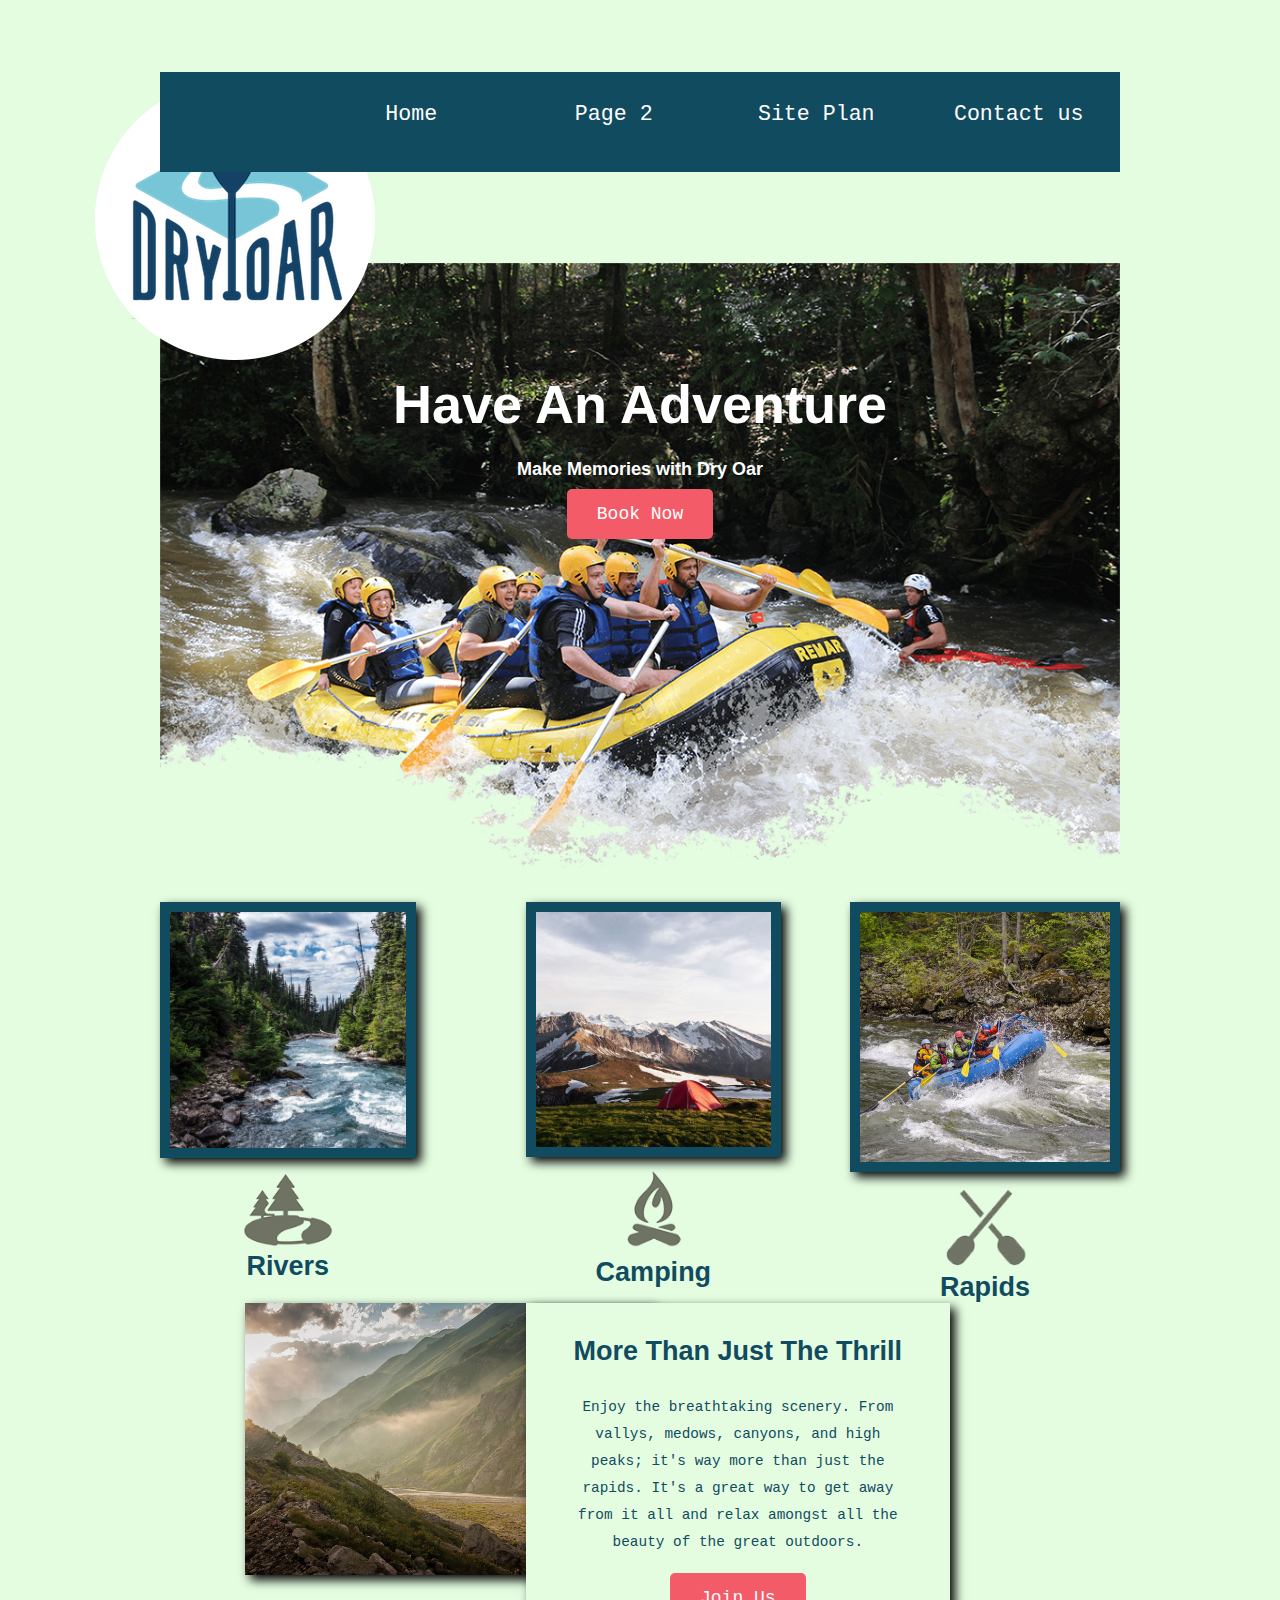
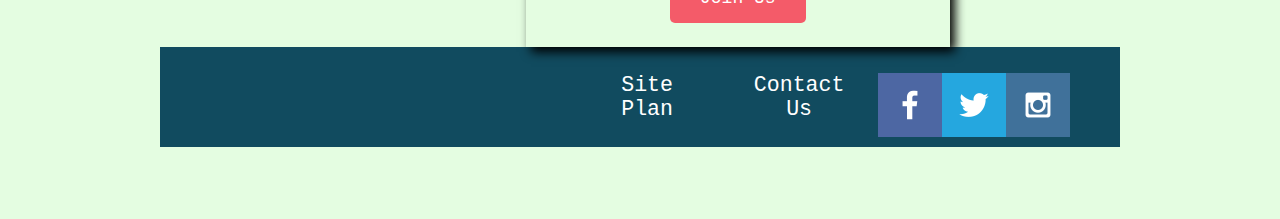
<file: wwr/index.html>
<!DOCTYPE html>
<html lang="en">
    <head>
        <meta charset="UTF-8">
        <meta http-equiv="X-UA-Compatible" content="IE=edge">
        <meta name="viewpoint" content="width=device-width, initial-scale=1.0">
        <title>White Water Rafting</title>
        <link type="text/css" rel="stylesheet" href="styles/site-plan-rafting.css" />
    </head>
    <body>
        <header>
            <a href="index.html" id="logo_link"><img src="images/logo.png" alt="Dry Oar Logo"></a>
            <nav>
                <a href="index.html">Home</a>
                <a href="#">Page 2</a>
                <a href="site-plan-rafting.html">Site Plan</a>
                <a href="contactus.html">Contact us</a>
            </nav>
        </header>
        <div id="hero">
            <div id="hero-box">
                <img id="hero-img" src="images/hero.png" alt="People enjoying White Water Rafting">
            </div>
            <section id="hero-msg">
                <h1 class="home-title">Have An Adventure</h1>
                <h4>Make Memories with Dry Oar</h4>
                <div class="button-box">
                    <a class="book" href="contactus.html">Book Now</a>
                </div>
            </section>
        </div>
        <main class="home-grid">
            <section class="rivers-card">
                <img class="card-img" src="images/rivers.jpg" alt="river in the forest">
                <img class="icon" src="images/river_icon.png" alt="river icon">
                <h2>Rivers</h2>
            </section>
            <section class="camping-card">
                <img class="card-img" src="images/camping.jpg" alt="tent in mountains">
                <img class="icon" src="images/fire_icon.png" alt="fire icon">
                <h2>Camping</h2>
            </section>
            <section class="rapids-card">
                <img class="card-img" src="images/rapids.jpg" alt="rafting boat">
                <img class="icon" src="images/oars.png" alt="oars icon">
                <h2>Rapids</h2>
            </section>
            <img class="mountains" src="images/mountains.jpg" alt="Misty mountains">
            <section class="msg">
                <h2>More Than Just The Thrill</h2>
                <p>Enjoy the breathtaking scenery. From vallys, medows, canyons, and high peaks; it's way more than just the rapids. It's a great way to get away from it all and relax amongst all the beauty of the great outdoors. </p>
                <a class="join" href="rivers.html">Join Us</a>
            </section>
        </main>
        <footer>
            <p>Dry Oar 2023 - Joshua Sparks</p>
            <p><a href="site-plan-rafting.html">Site Plan</a></p>
            <p><a href="contactus.html">Contact Us</a></p>
            <div class="social">
                <a href="https://facebook.com">
                    <img src="images/facebook.png" alt="fb icon">
                </a>
                <a href="https://twitter.com">
                    <img src="images/twitter.png" alt="twitter icon">
                </a>
                <a href="https://instagram.com">
                    <img src="images/instagram.png" alt="instagram icon">
                </a>
            </div>        
        </footer>
    </body>
</html>
</file>
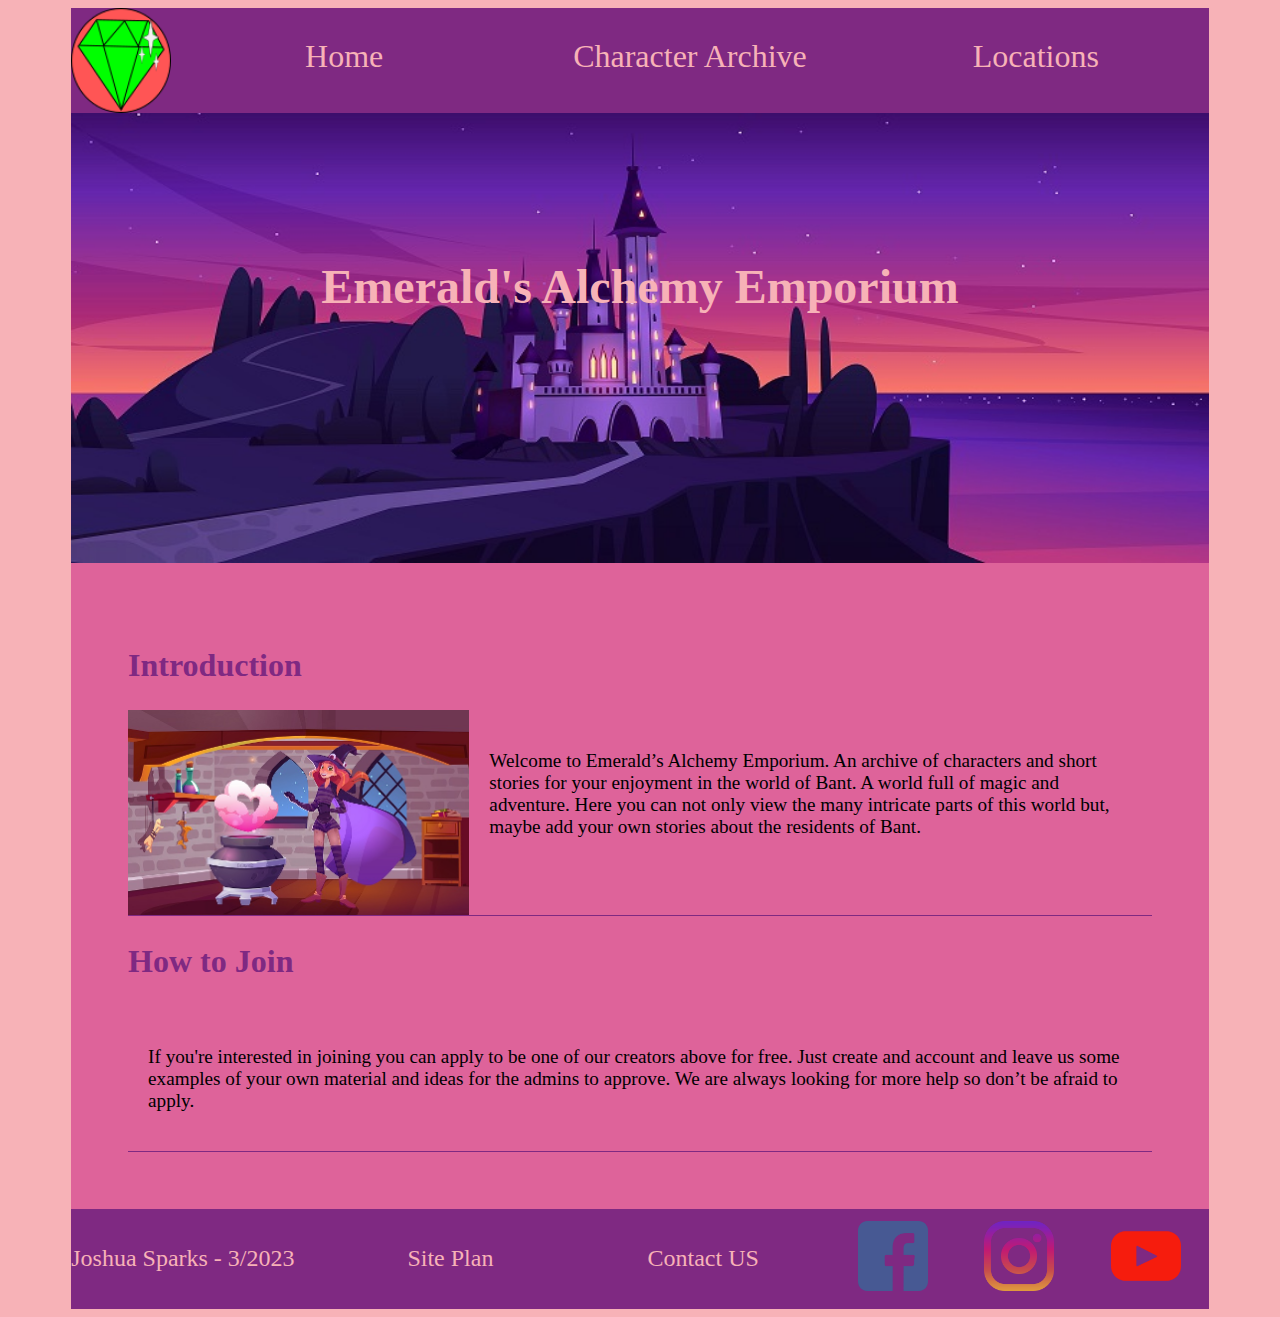
<file: wwr/Emerald's Alchemy Store/index.html>
<!DOCTYPE html>
<html lang="en">
<head>
    <meta charset="UTF-8">
    <meta http-equiv="X-UA-Compatible" content="IE=edge">
    <meta name="viewport" content="width=device-width, initial-scale=1.0">
    <link rel="stylesheet" href="style/style.css">
    <title>Document</title>
</head>
<body>
    <main>
        <header>
            <nav>
                <img src="images/path548.png" id="logo">
                <a href="index.html">Home</a>
                <a href="character-archive.html">Character Archive</a>
                <a href="locations.html">Locations</a>
            </nav>
            <img class="headerImage" src="images/2203_w026_n002_1511b_p1_1511.jpg">
            <h1>Emerald's Alchemy Emporium</h1>
        </header>
        <section>
            <div>
                <h2>Introduction</h2>
                <img src="images/2112.w026.n002.1191B.p1.1191.jpg">
                <p>Welcome to Emerald’s Alchemy Emporium. An archive of characters and short stories for your enjoyment in the world of Bant. A world full of magic and adventure. Here you can not only view the many intricate parts of this world but, maybe add your own stories about the residents of Bant.</p>
            </div>
            <div>
                <h2>How to Join</h2>
                <p class="joining">If you're interested in joining you can apply to be one of our creators above for free. Just create and account and leave us some examples of your own material and ideas for the admins to approve. We are always looking for more help so don’t be afraid to apply.</p>
            </div>
        </section>
        <footer>
            <ul>
                <li class="footerLink">Joshua Sparks - 3/2023</li>
                <li><a class="footerLink" href="site-plan.html">Site Plan</a></li>
                <li><a class="footerLink">Contact US</a></li>
            </ul>
            <ul>
                <li><a><img src="images/facebook.png"></a></li>
                <li><a><img src="images/instagram.png"></a></li>
                <li><a><img src="images/youtube.png"></a></li>
            </ul>
        </footer>
    </main>
</body>
</html>
</file>
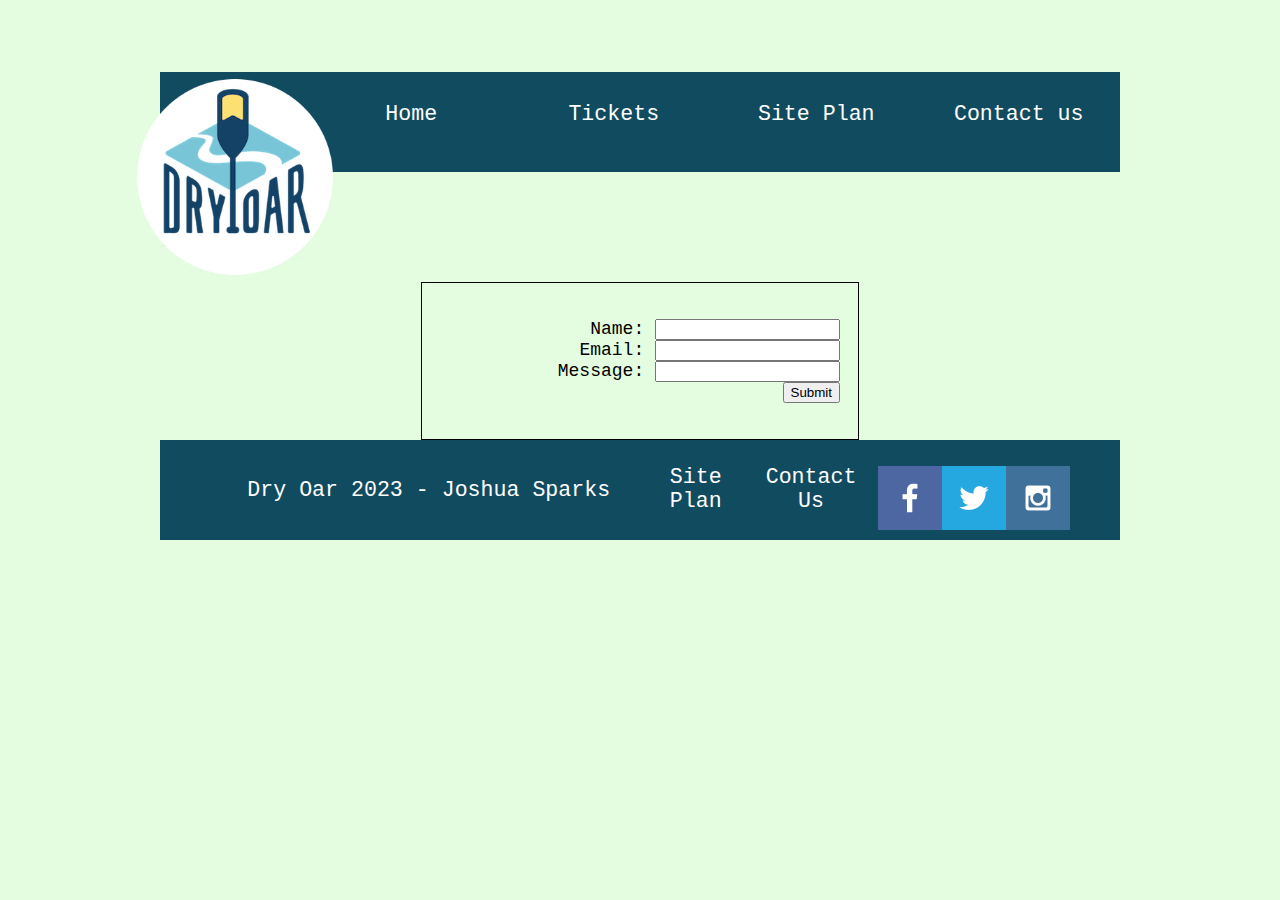
<file: wwr/contactus.html>
<!DOCTYPE html>
<html lang="en">
    <head>
        <meta charset="UTF-8">
        <meta http-equiv="X-UA-Compatible" content="IE=edge">
        <meta name="viewpoint" content="width=device-width, initial-scale=1.0">
        <title>White Water Rafting</title>
        <link type="text/css" rel="stylesheet" href="styles/site-plan-rafting.css" />
    </head>
    <body>
        <div id="content">
            <header>
                <a href="index.html" id="logo_link"><img id="logo" src="images/logo.png" alt="Dry Oar Logo"></a>
                <nav>
                    <a href="index.html">Home</a>
                    <a href="tickts.html">Tickets</a>
                    <a href="site-plan-rafting.html">Site Plan</a>
                    <a href="contactus.html">Contact us</a>
                </nav>
            </header>
            <section>
                <div id="feedback">yes</div>
                <form action="contactus.html">
                    <ul>
                        <li>
                            <label for="name">Name:</label>
                            <input type="text" id="name" name="user_name"/>
                        </li>
                        <li>
                            <label for="email">Email:</label>
                            <input type="text" id="email" name="user_email"/>
                        </li>
                        <li>
                            <label for="Message">Message:</label>
                            <input type="text" id="message" name="user_message"/>
                        </li>
                        <li>
                            <button type="submit">Submit</button>
                        </li>
                    </ul>
                </form>
            </section>
            <script>
                const feedbackElement = document.getElementById('feedback');
                const formElement = document.forms[0];
                formElement.addEventListener('submit',function(e) {
                    e.preventDefault();
                    feedbackElement.innerHTML = 'Hello ' + formElement.user_name.value +'! Thank you for your message. We will get back with you as soon as possible!';
                    feedbackElement.style.display = "block";
                    document.body.classList.toggle('moveDown');
                });
            </script>
            <footer>
                <p class="footerText">Dry Oar 2023 - Joshua Sparks</p>
                <p><a class="footerLink" href="site-plan-rafting.html">Site Plan</a></p>
                <p><a class="footerLink" href="contactus.html">Contact Us</a></p>
                <div class="social">
                    <a target="_blank" href="https://facebook.com">
                        <img src="images/facebook.png" alt="fb icon">
                    </a>
                    <a target="_blank" href="https://twitter.com">
                        <img src="images/twitter.png" alt="twitter icon">
                    </a>
                    <a target="_blank" href="https://instagram.com">
                        <img src="images/instagram.png" alt="instagram icon">
                    </a>
                </div>        
            </footer>
        </div>
    </body>
</html>
</file>
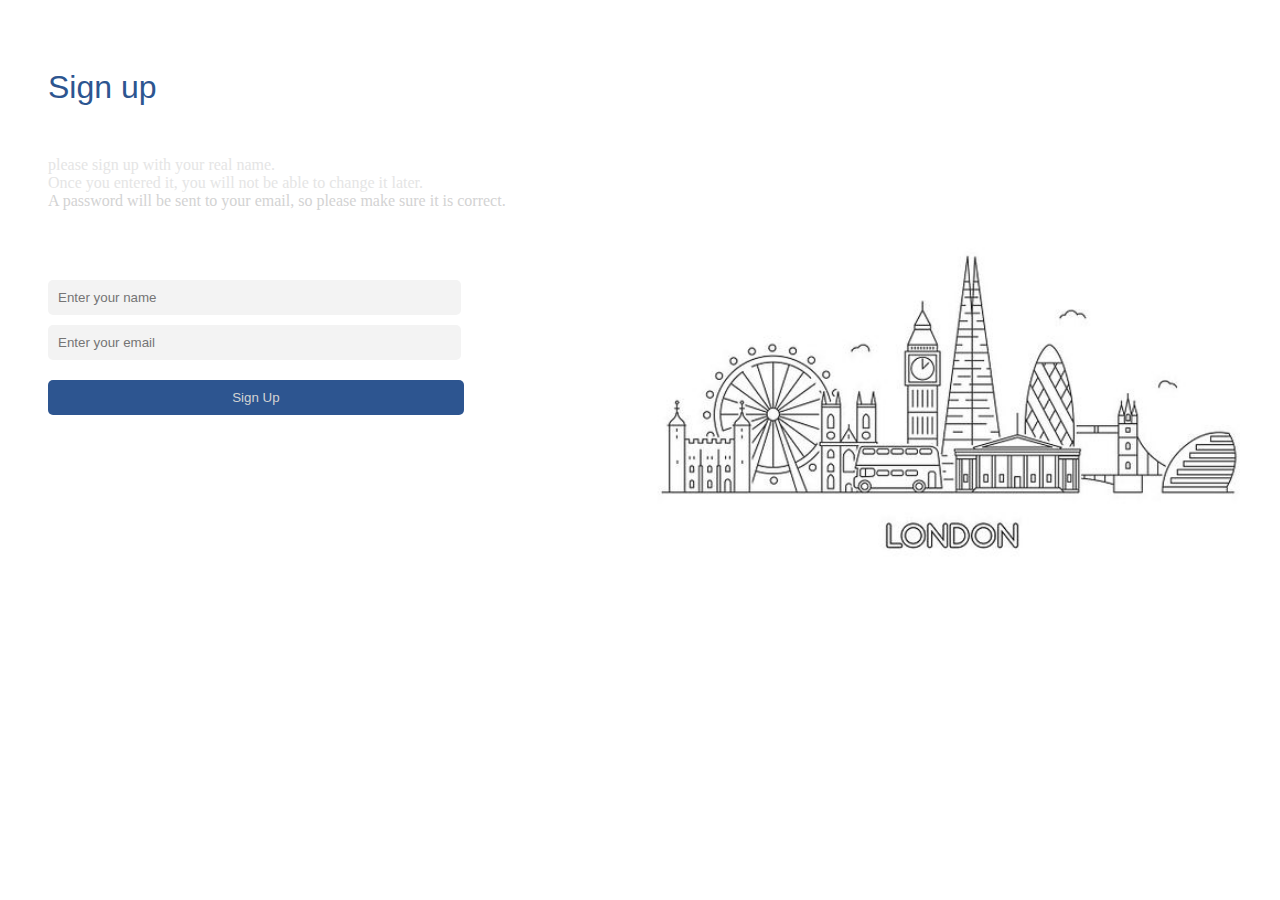
<file: wwr/form.html>
<!DOCTYPE html>
<html lang="en">
<head>
    <meta charset="UTF-8">
    <meta http-equiv="X-UA-Compatible" content="IE=edge">
    <meta name="viewport" content="width=device-width, initial-scale=1.0">
    <title>IceForm</title>
    <link rel="stylesheet" href="form.css">
</head>
<body>
    <main>
        <section>
            <h1>Sign up</h1>
            <p>please sign up with your real name. <bR> Once you entered it, you will not be able to change it later. <br><span>A password will be sent to your email, so please make sure it is correct.<span></span></p>
            <form>
                <input placeholder="Enter your name" type="text">
                <input class="email" placeholder="Enter your email" type="text">
                <input class="sign_up" type="button" value="Sign Up"> 
            </form>
        </section>
        </section>
            <img src="images\8229431cbd3ab3a020171521e16932fd.jpg">
        <section>
    </main>
</body>
</html>
</file>
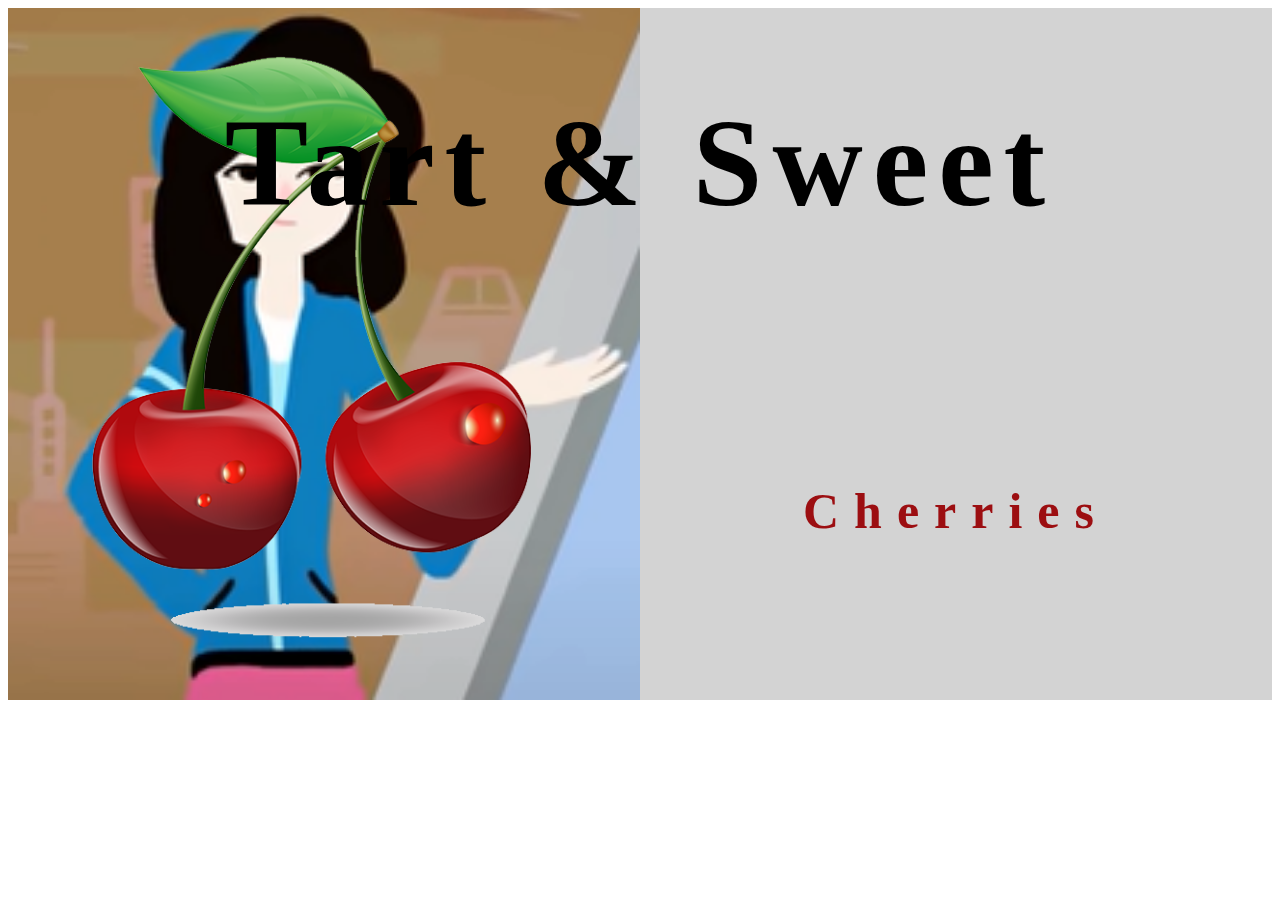
<file: wwr/tart.html>
<!DOCTYPE html>
<html lang="en">
<head>
    <meta charset="UTF-8">
    <meta http-equiv="X-UA-Compatible" content="IE=edge">
    <meta name="viewport" content="width=device-width, initial-scale=1.0">
    <link rel="stylesheet" href="cheery.css">
    <title>Tarts</title>
</head>
<body>
    <section class="grid">
        <img class="float" src="images/w06_cherries.png" >
        <img class="float2" src="images/Screenshot 2023-01-05 130904.png">
        <div class="gray_box"></div>
        <h1 class="title">Tart & Sweet</h1>
        <h2 class="subtitle">Cherries</h2>
    </section>
   
</body>
</html>
</file>
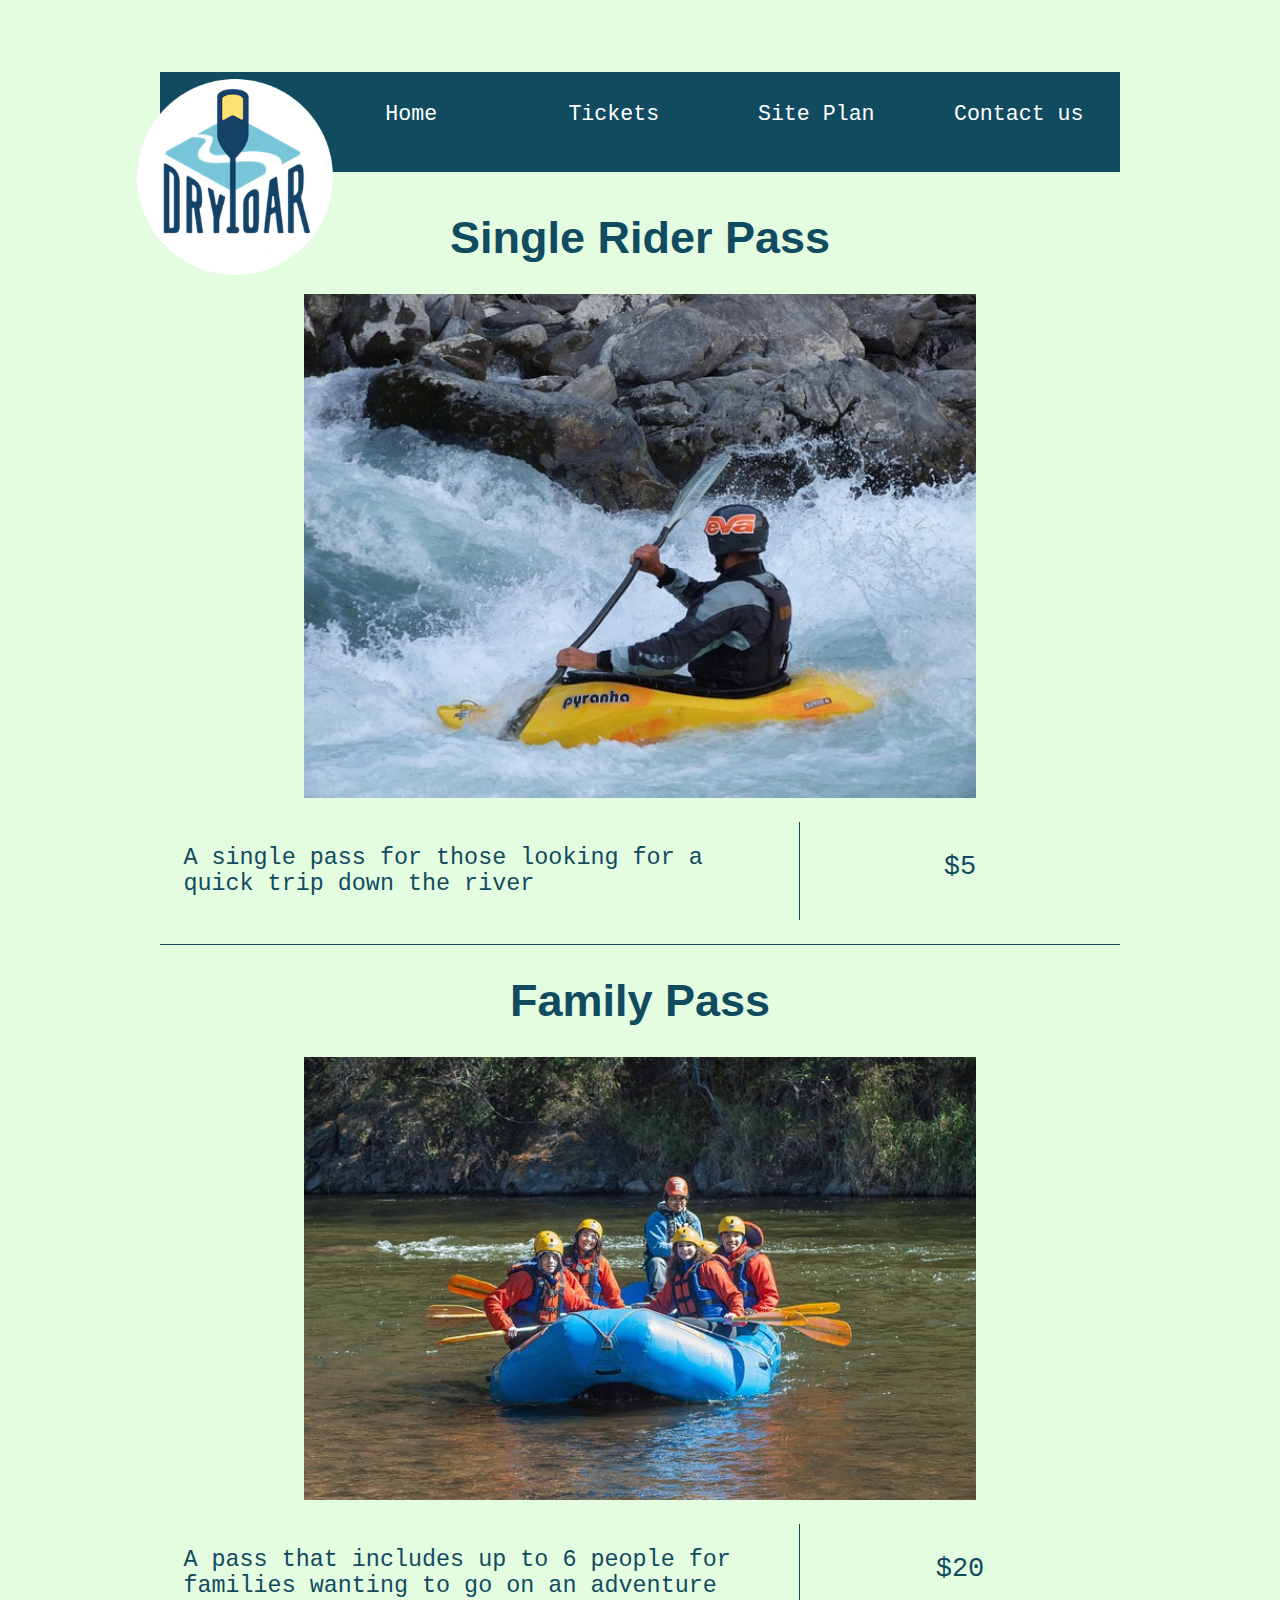
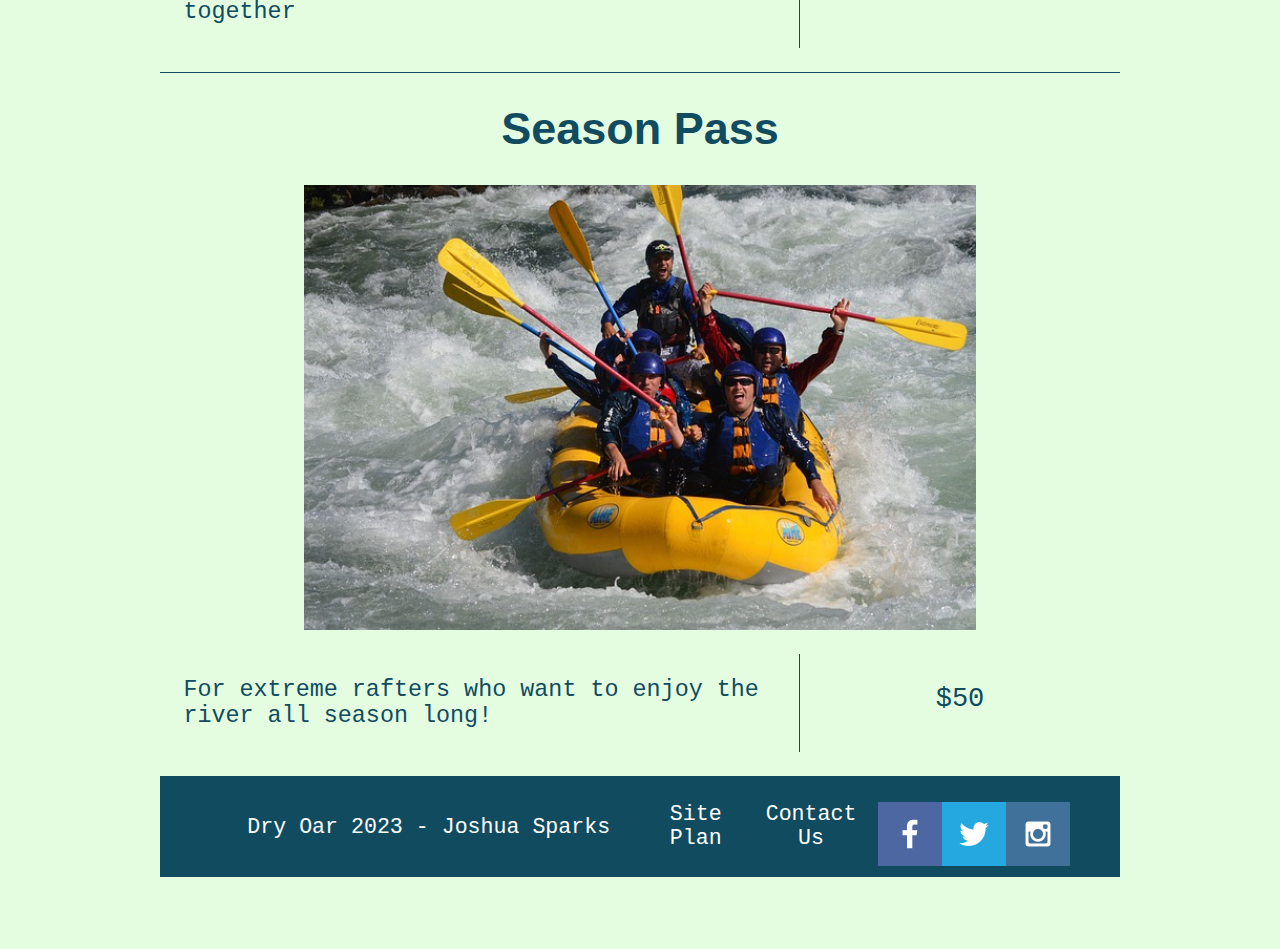
<file: wwr/tickts.html>
<!DOCTYPE html>
<html lang="en">
    <head>
        <meta charset="UTF-8">
        <meta http-equiv="X-UA-Compatible" content="IE=edge">
        <meta name="viewpoint" content="width=device-width, initial-scale=1.0">
        <title>White Water Rafting</title>
        <link type="text/css" rel="stylesheet" href="styles/site-plan-rafting.css" />
    </head>
    <body>
        <div id="content">
            <header>
                <a href="index.html" id="logo_link"><img id="logo" src="images/logo.png" alt="Dry Oar Logo"></a>
                <nav>
                    <a href="index.html">Home</a>
                    <a href="tickts.html">Tickets</a>
                    <a href="site-plan-rafting.html">Site Plan</a>
                    <a href="contactus.html">Contact us</a>
                </nav>
            </header>
            <section class="tickets">
                <h1 class="ticketTitle">Single Rider Pass</h1>
                <div class="listing">
                    <img class="ticketImage" src="images/single.jpg">
                    <p class="ticketDescription">A single pass for those looking for a quick trip down the river</p>
                    <p class="price">$5</p>
                </div>
                <h1 class="ticketTitle">Family Pass</h1>
                <div class="listing">
                    <img class="ticketImage" src="images/family.jpg">
                    <p class="ticketDescription">A pass that includes up to 6 people for families wanting to go on an adventure together</p>
                    <p class="price">$20</p>
                </div>
                <h1 class="ticketTitle">Season Pass</h1>
                <div class="listing">
                    <img class="ticketImage" src="images/season.jpg">
                    <p class="ticketDescription">For extreme rafters who want to enjoy the river all season long!</p>
                    <p class="price">$50</p>
                </div>
            </section>
            <footer>
                <p class="footerText">Dry Oar 2023 - Joshua Sparks</p>
                <p><a class="footerLink" href="site-plan-rafting.html">Site Plan</a></p>
                <p><a class="footerLink" href="contactus.html">Contact Us</a></p>
                <div class="social">
                    <a target="_blank" href="https://facebook.com">
                        <img src="images/facebook.png" alt="fb icon">
                    </a>
                    <a target="_blank" href="https://twitter.com">
                        <img src="images/twitter.png" alt="twitter icon">
                    </a>
                    <a target="_blank" href="https://instagram.com">
                        <img src="images/instagram.png" alt="instagram icon">
                    </a>
                </div>        
            </footer>
        </div>
    </body>
</html>
</file>
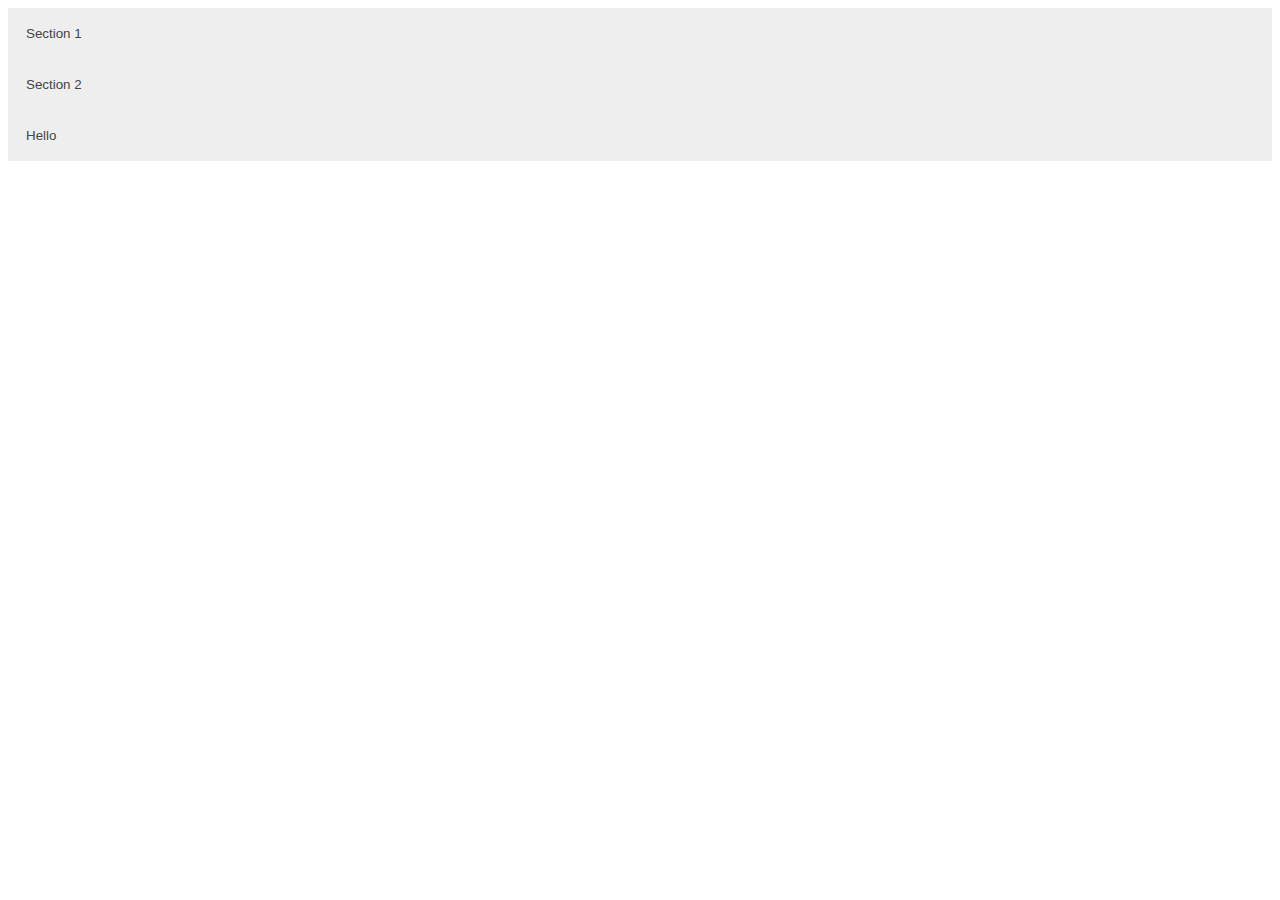
<file: wwr/Emerald's Alchemy Store/acordion.html>
<!DOCTYPE html>
<html lang="en">
<head>
    <meta charset="UTF-8">
    <meta http-equiv="X-UA-Compatible" content="IE=edge">
    <meta name="viewport" content="width=], initial-scale=1.0">
    <link rel="stylesheet" href="style/acordion.css">
    <title>Accordions</title>
</head>
<body>
    <button class="accordion">Section 1</button>
    <div class="panel">
        <p>Pokemon</p>
    </div>
    <button class="accordion">Section 2</button>
    <div class="panel">
        <p>Fire Emblem</p>
    </div>
    <button class="accordion">Hello</button>
    <div class="panel">
        <p>Your Mom</p>
    </div>
    <script>
        var acc = document.getElementsByClassName("accordion");
        var i;

        for(i = 0; i < acc.length; i++){
            acc[i].addEventListener("click",function() {
                this.classList.toggle("active");
                var panel = this.nextElementSibling;
                if(panel.style.maxHeight){
                    panel.style.maxHeight = null;
                } else {
                    panel.style.maxHeight = panel.scrollHeight + "px";
                }
            });
        }
    </script>
</body>
</html>
</file>
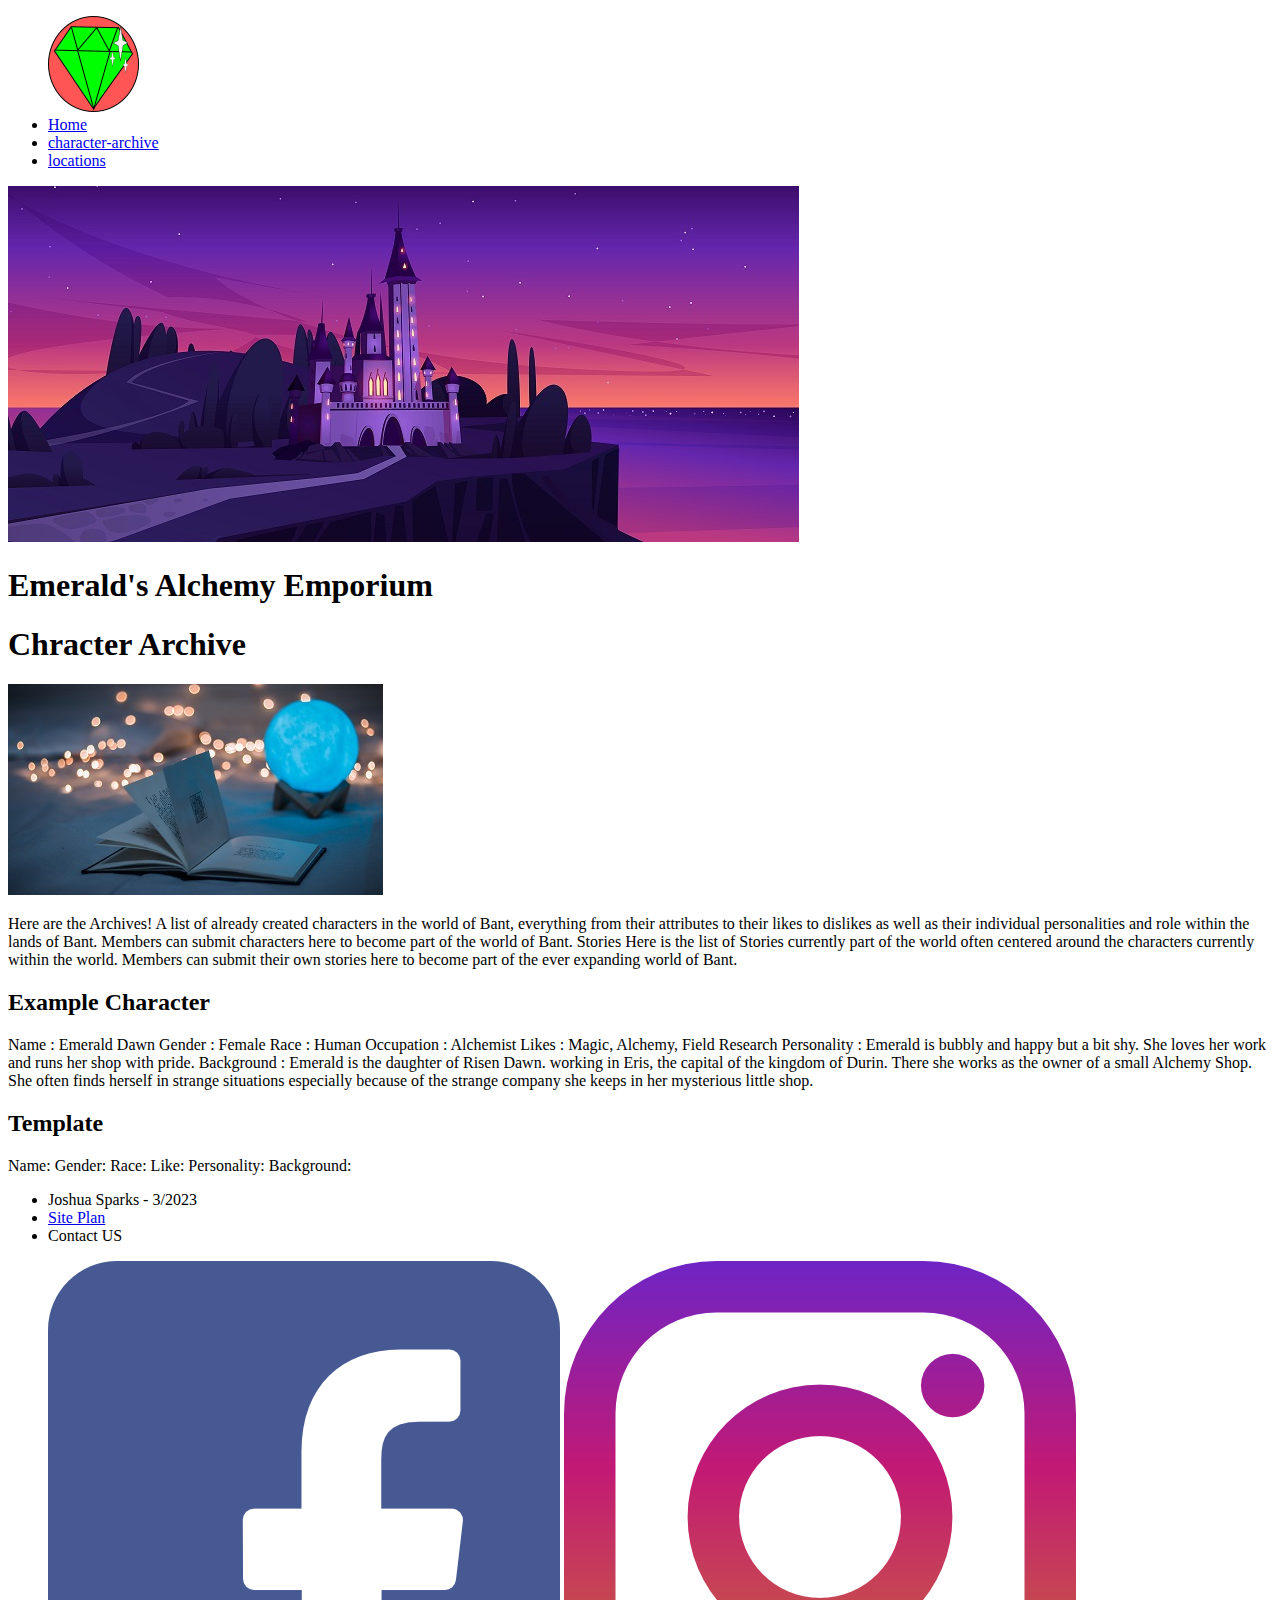
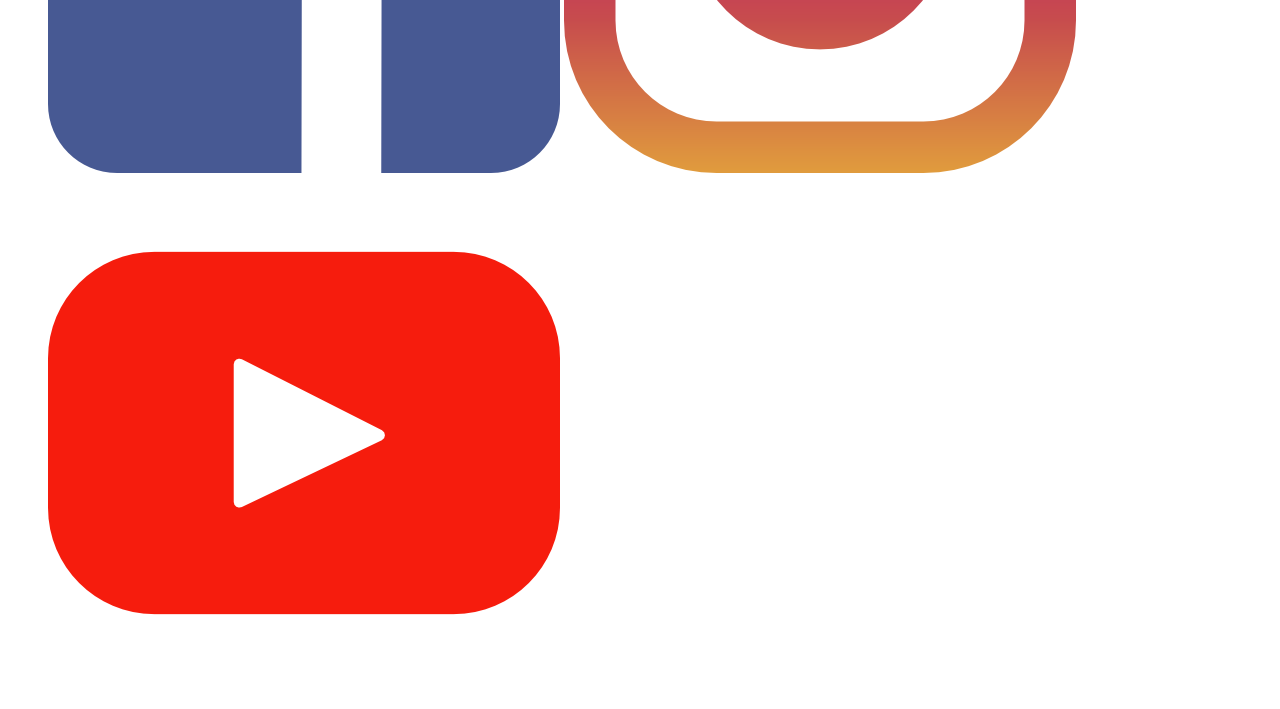
<file: wwr/Emerald's Alchemy Store/character-archive.html>
<!DOCTYPE html>
<html lang="en">
<head>
    <meta charset="UTF-8">
    <meta http-equiv="X-UA-Compatible" content="IE=edge">
    <meta name="viewport" content="width=device-width, initial-scale=1.0">
    <title>Document</title>
</head>
<body>
    <header>
        <nav>
            <ul>
                <img src="images/path548.png">
                <li><a href="index.html">Home</a></li>
                <li><a href="character-archive.html">character-archive</a></li>
                <li><a href="locations.html">locations</a></li>
            </ul>
        </nav>
        <img src="images/2203_w026_n002_1511b_p1_1511.jpg">
        <h1>Emerald's Alchemy Emporium</h1>
    </header>
    <main>
        <section>
            <h1>Chracter Archive</h1>
            <img src="images/dollar-gill-0V7_N62zZcU-unsplash.jpg">
            <p>Here are the Archives! A list of already created characters in the world of Bant, everything from their attributes to their likes to dislikes as well as their individual personalities and role within the lands of Bant. Members can submit characters here to become part of the world of Bant. Stories
                Here is the list of Stories currently part of the world often centered around the characters currently within the world. Members can submit their own stories here to become part of the ever expanding world of Bant. </p>
        </section>
        <section>
            <h2>Example Character</h2>
            <p>
                Name : Emerald Dawn
                Gender : Female
                Race : Human
                Occupation : Alchemist
                Likes : Magic, Alchemy, Field Research
                Personality : Emerald is bubbly and happy but a bit shy. She loves her work and runs her shop with pride.
                Background : Emerald is the daughter of Risen Dawn. working in Eris, the capital of the kingdom of Durin. There she works as the owner of a small Alchemy Shop. She often finds herself in strange situations especially because of the strange company she keeps in her mysterious little shop. 
        </p>
        </section>
        <section>
            <h2>Template</h2>
            <p>Name: 
                Gender:
                Race:
                Like:
                Personality:
                Background:</p>
        </section>
    </main>
    <footer>
        <ul>
            <li>Joshua Sparks - 3/2023</li>
            <li><a href="site-plan.html">Site Plan</a></li>
            <li>Contact US</li>
        </ul>
        <ul>
            <img src="images/facebook.png">
            <img src="images/instagram.png">
            <img src="images/youtube.png">
        </ul>
    </footer>
</body>
</html>
</file>
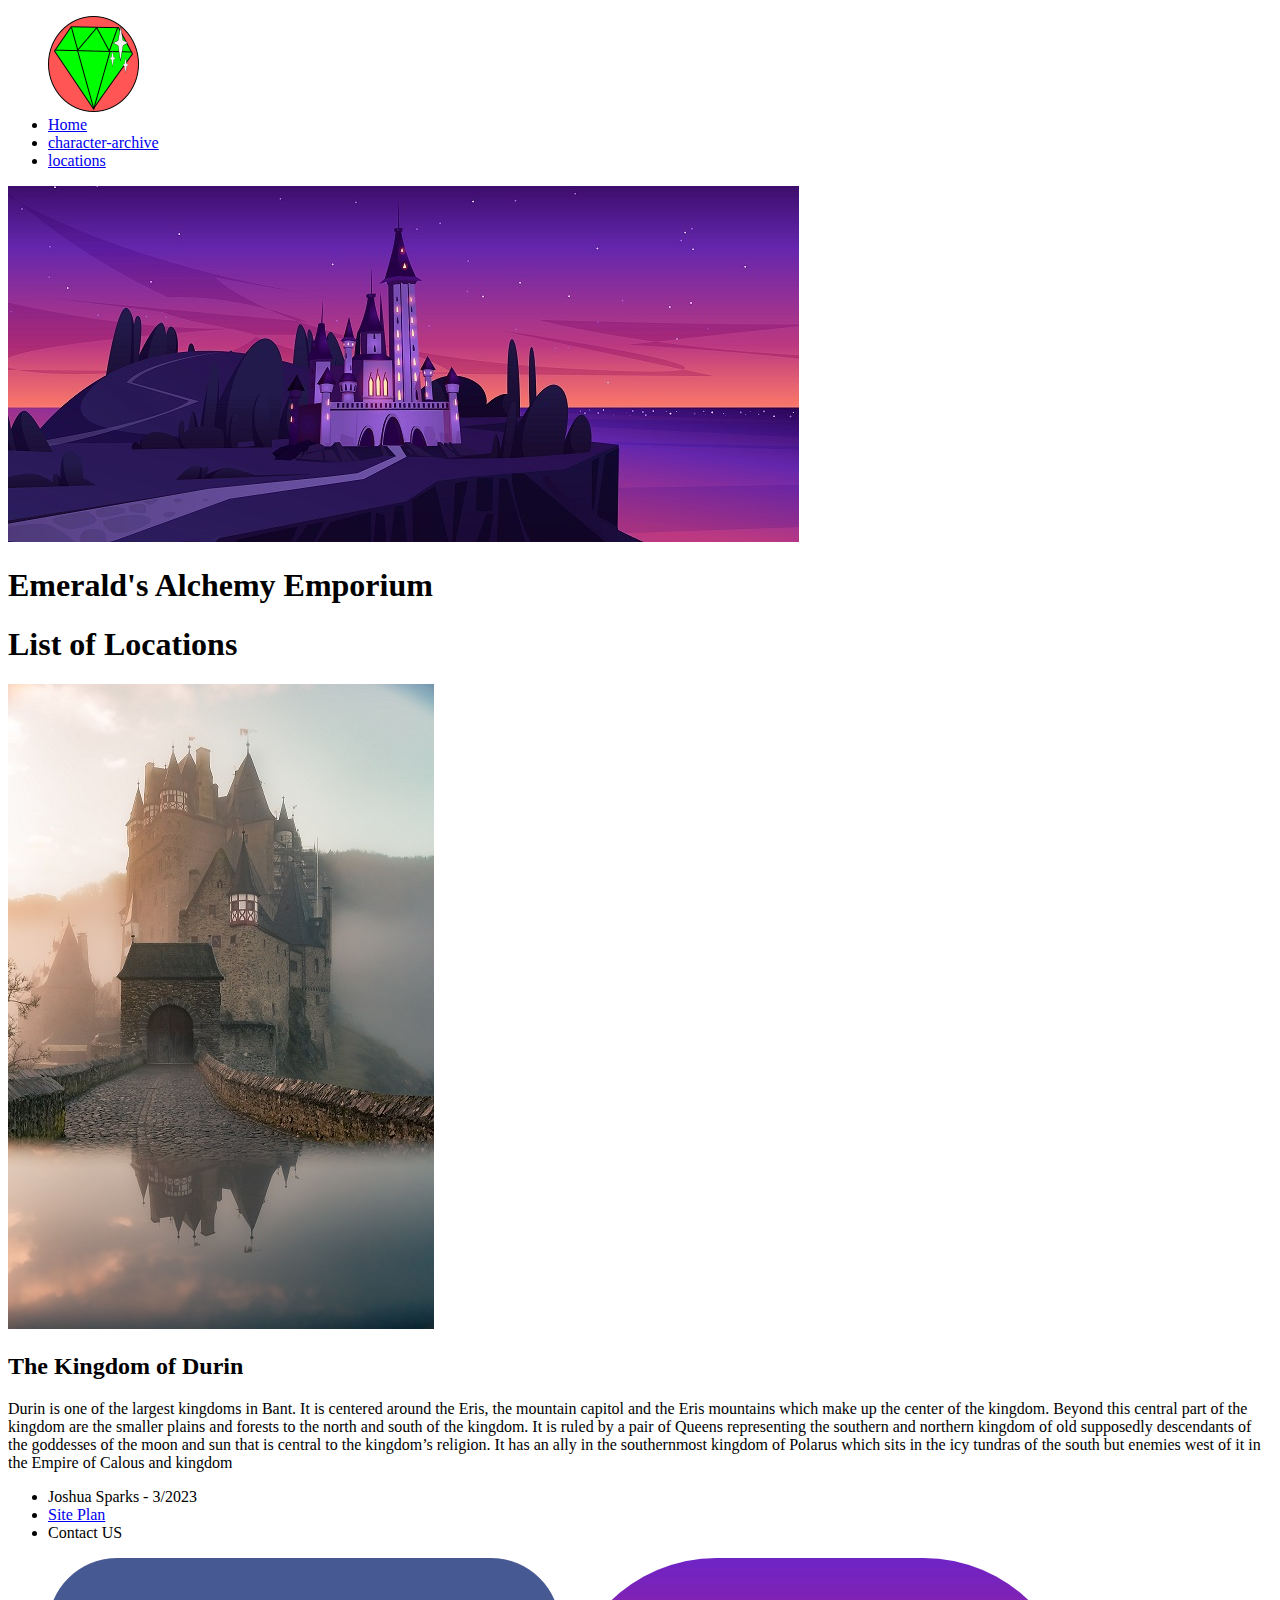
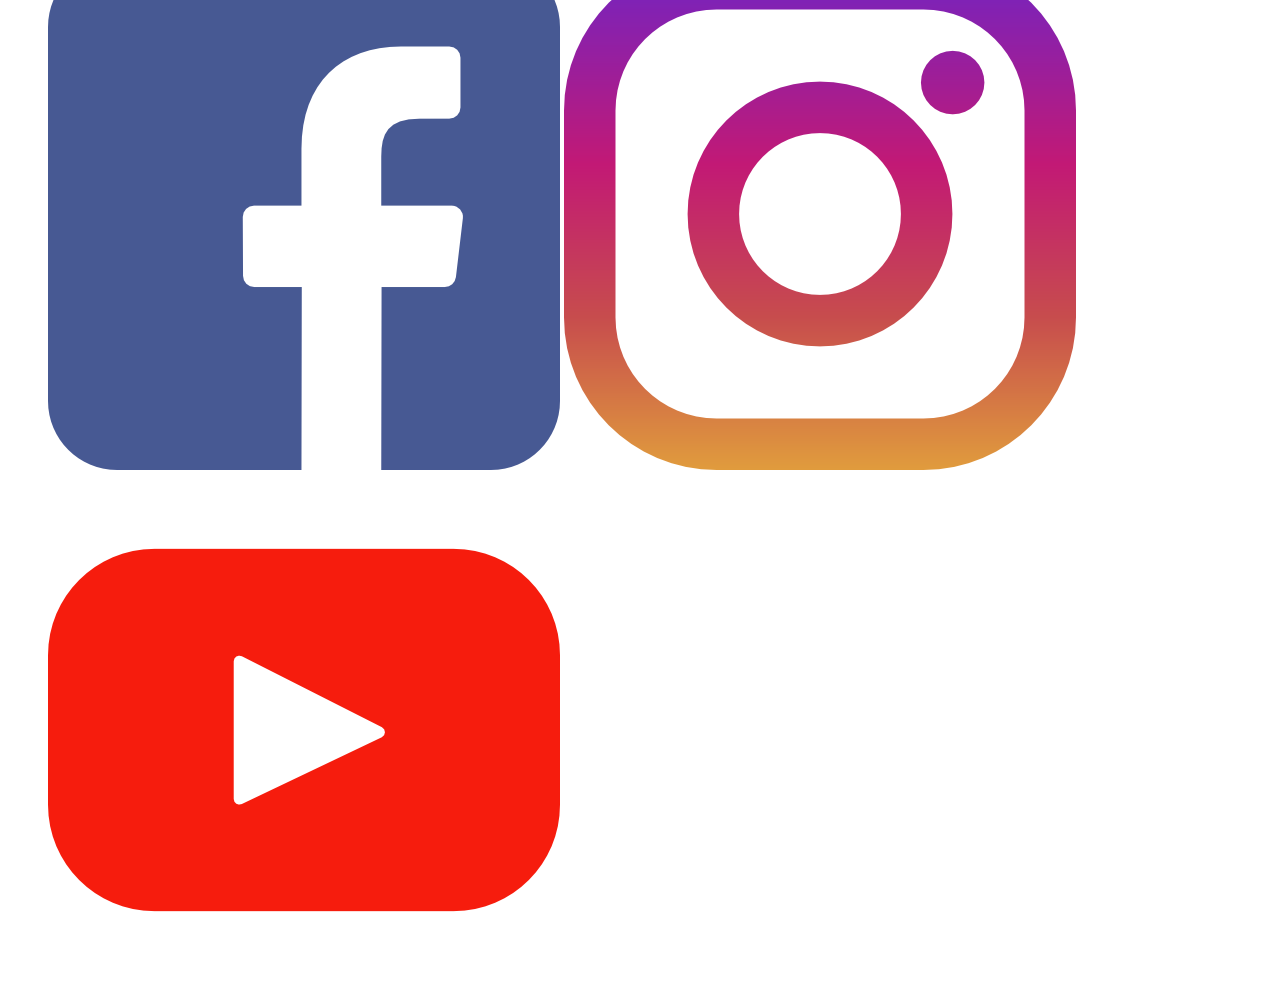
<file: wwr/Emerald's Alchemy Store/locations.html>
<!DOCTYPE html>
<html lang="en">
<head>
    <meta charset="UTF-8">
    <meta http-equiv="X-UA-Compatible" content="IE=edge">
    <meta name="viewport" content="width=device-width, initial-scale=1.0">
    <title>Document</title>
</head>
<body>
    <header>
        <nav>
            <ul>
                <img src="images/path548.png">
                <li><a href="index.html">Home</a></li>
                <li><a href="character-archive.html">character-archive</a></li>
                <li><a href="locations.html">locations</a></li>
            </ul>
        </nav>
        <img src="images/2203_w026_n002_1511b_p1_1511.jpg">
        <h1>Emerald's Alchemy Emporium</h1>
    </header>
    <main>
        <section>
            <h1>List of Locations</h1>
            <img src="images/tim-rebkavets-B5PNmw5XSpk-unsplash.jpg">
            <h2>The Kingdom of Durin</h2>
            <p>Durin is one of the largest kingdoms in Bant. It is centered around the Eris, the mountain capitol and the Eris mountains which make up the center of the kingdom. Beyond this central part of the kingdom are the smaller plains and forests to the north and south of the kingdom. It is ruled by a pair of Queens representing the southern and northern kingdom of old supposedly descendants of the goddesses of the moon and sun that is central to the kingdom’s religion. It has an ally in the southernmost kingdom of Polarus which sits in the icy tundras of the south but enemies west of it in the Empire of Calous and kingdom</p>
        </section>
    </main>
    <footer>
        <ul>
            <li>Joshua Sparks - 3/2023</li>
            <li><a href="site-plan.html">Site Plan</a></li>
            <li>Contact US</li>
        </ul>
        <ul>
            <img src="images/facebook.png">
            <img src="images/instagram.png">
            <img src="images/youtube.png">
        </ul>
    </footer>
</body>
</html>
</file>
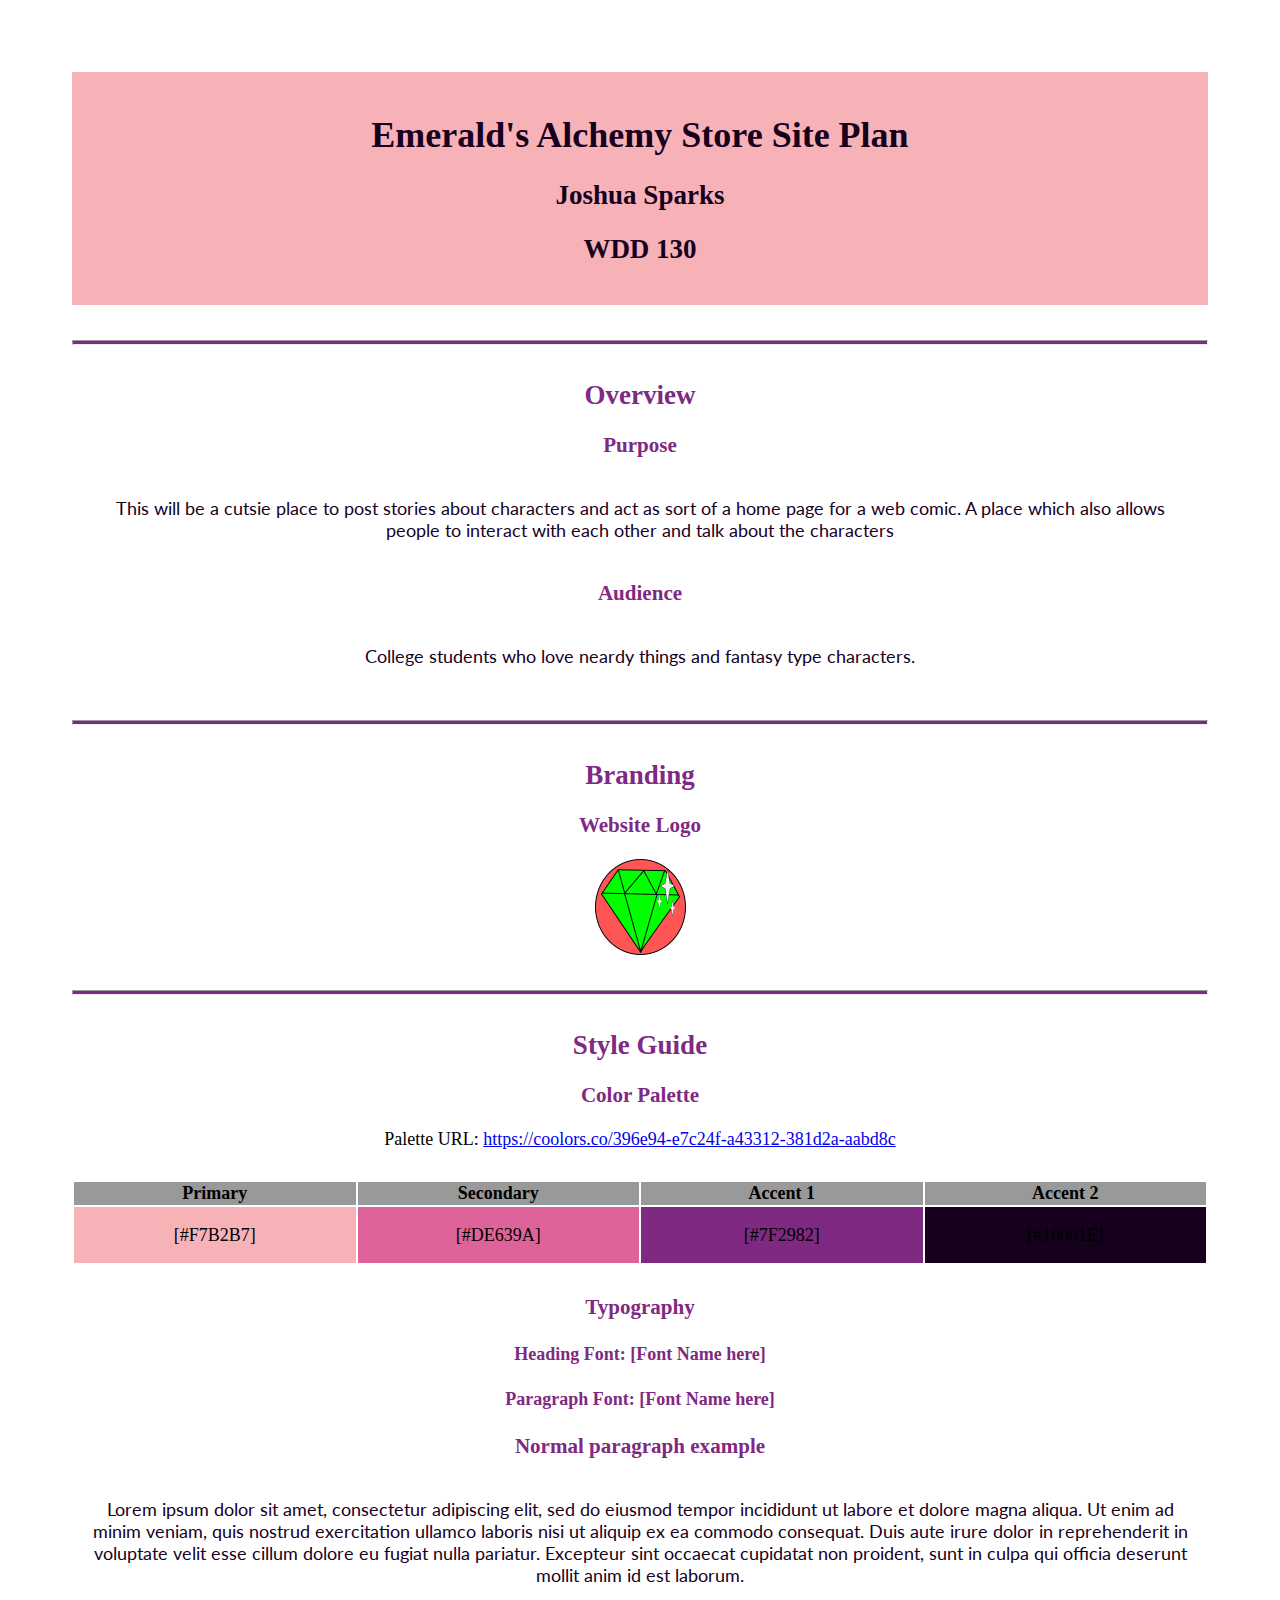
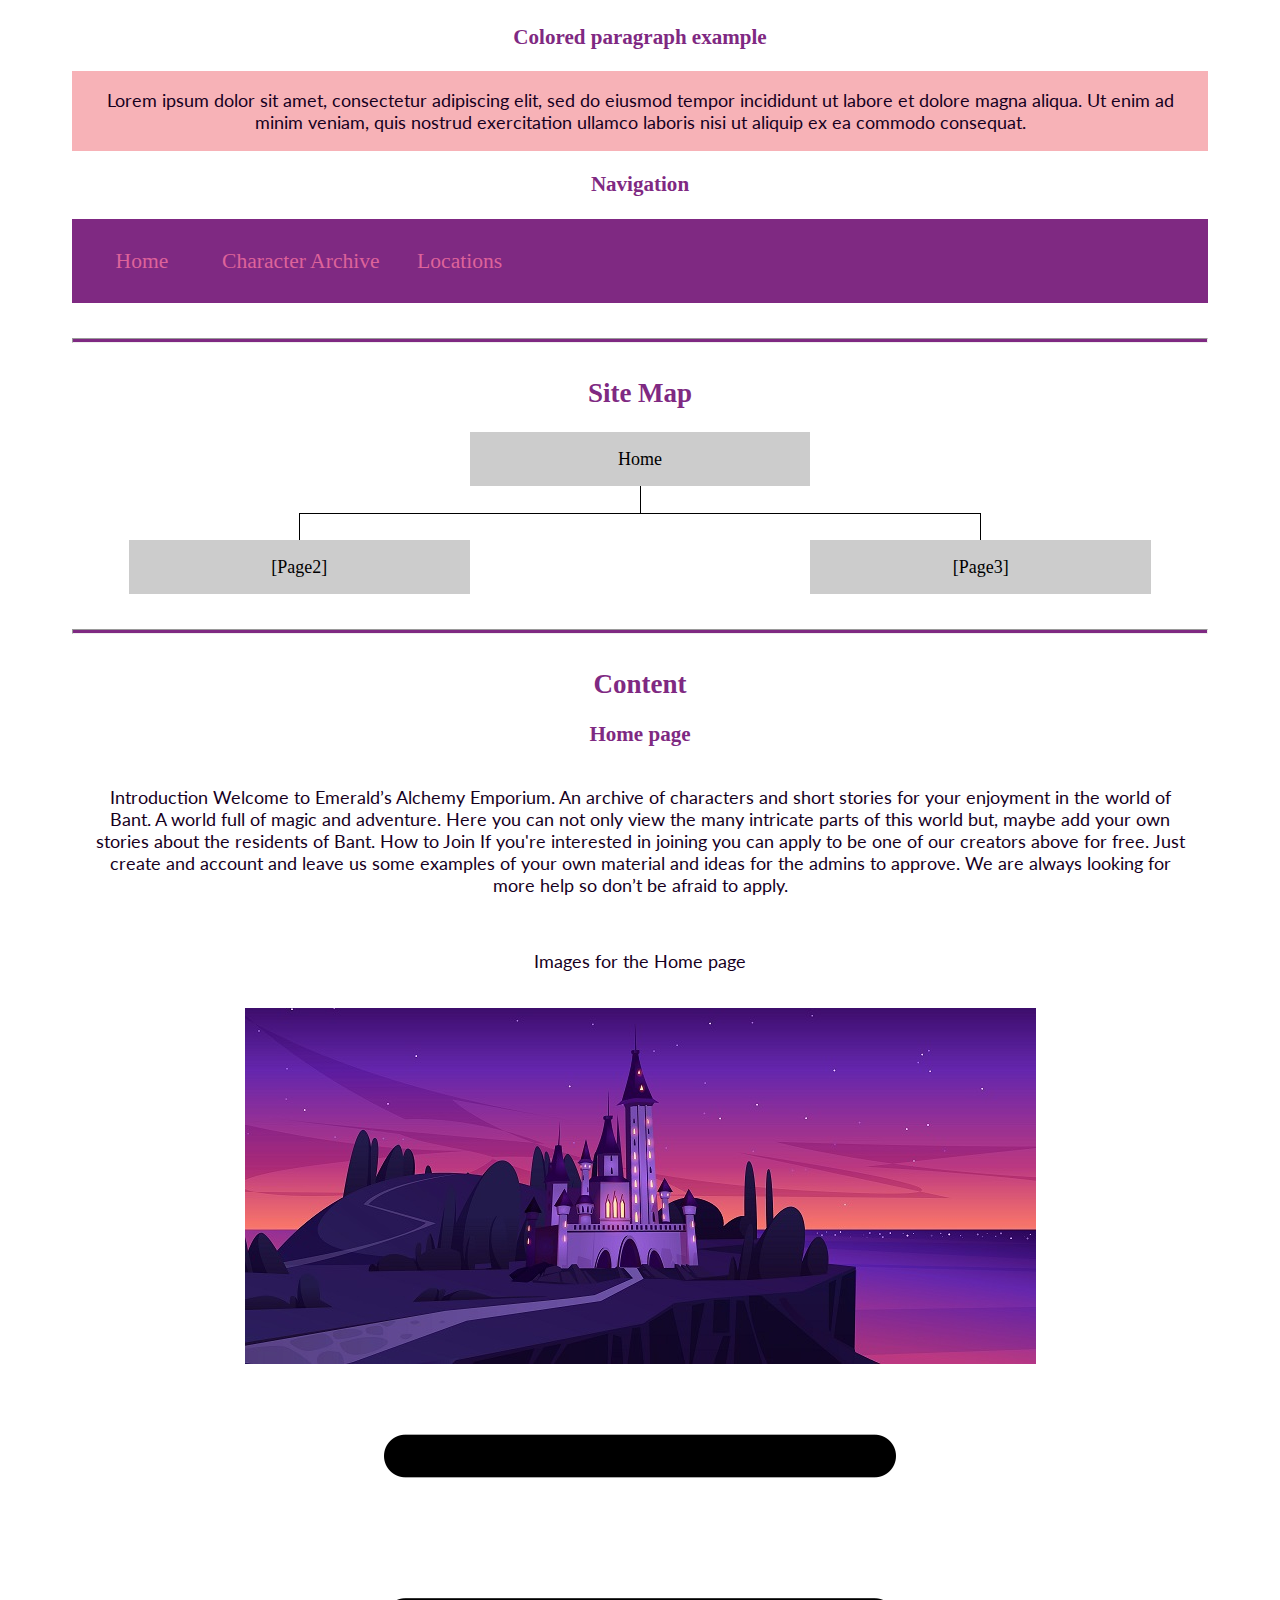
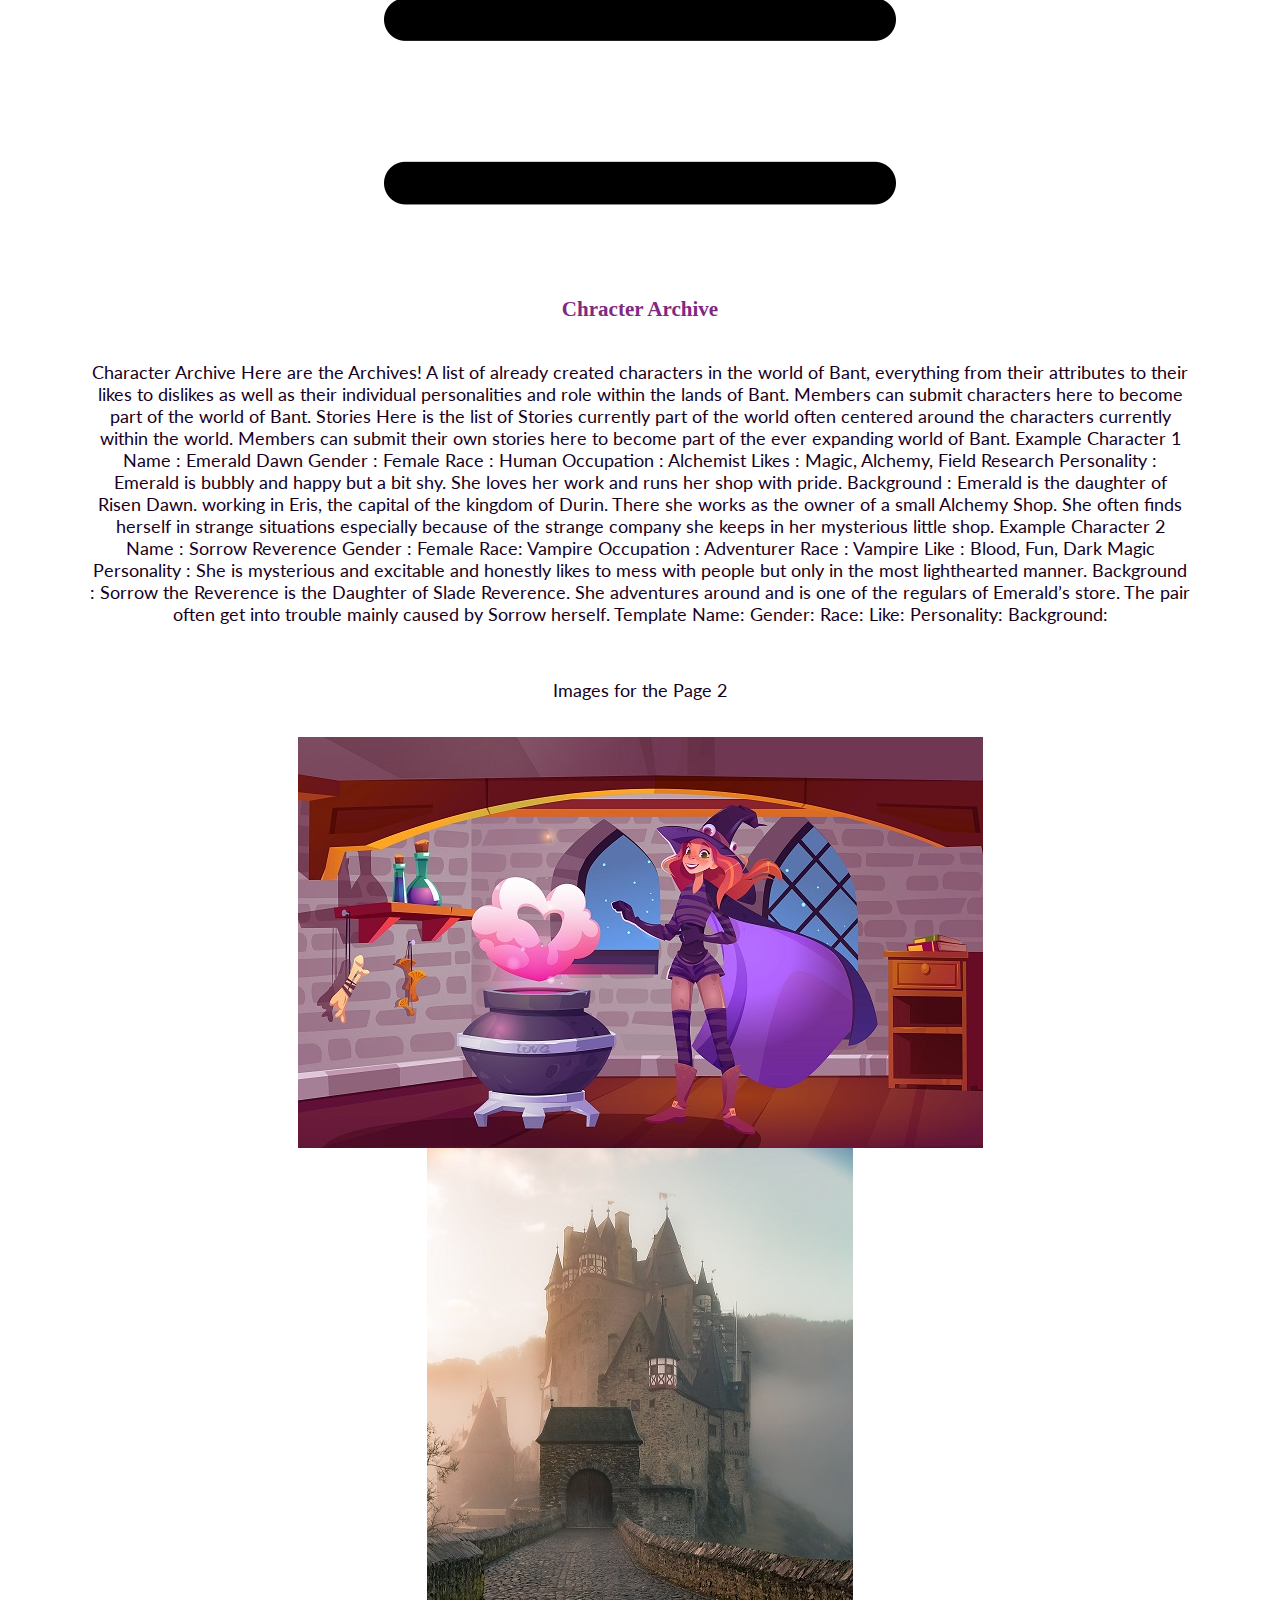
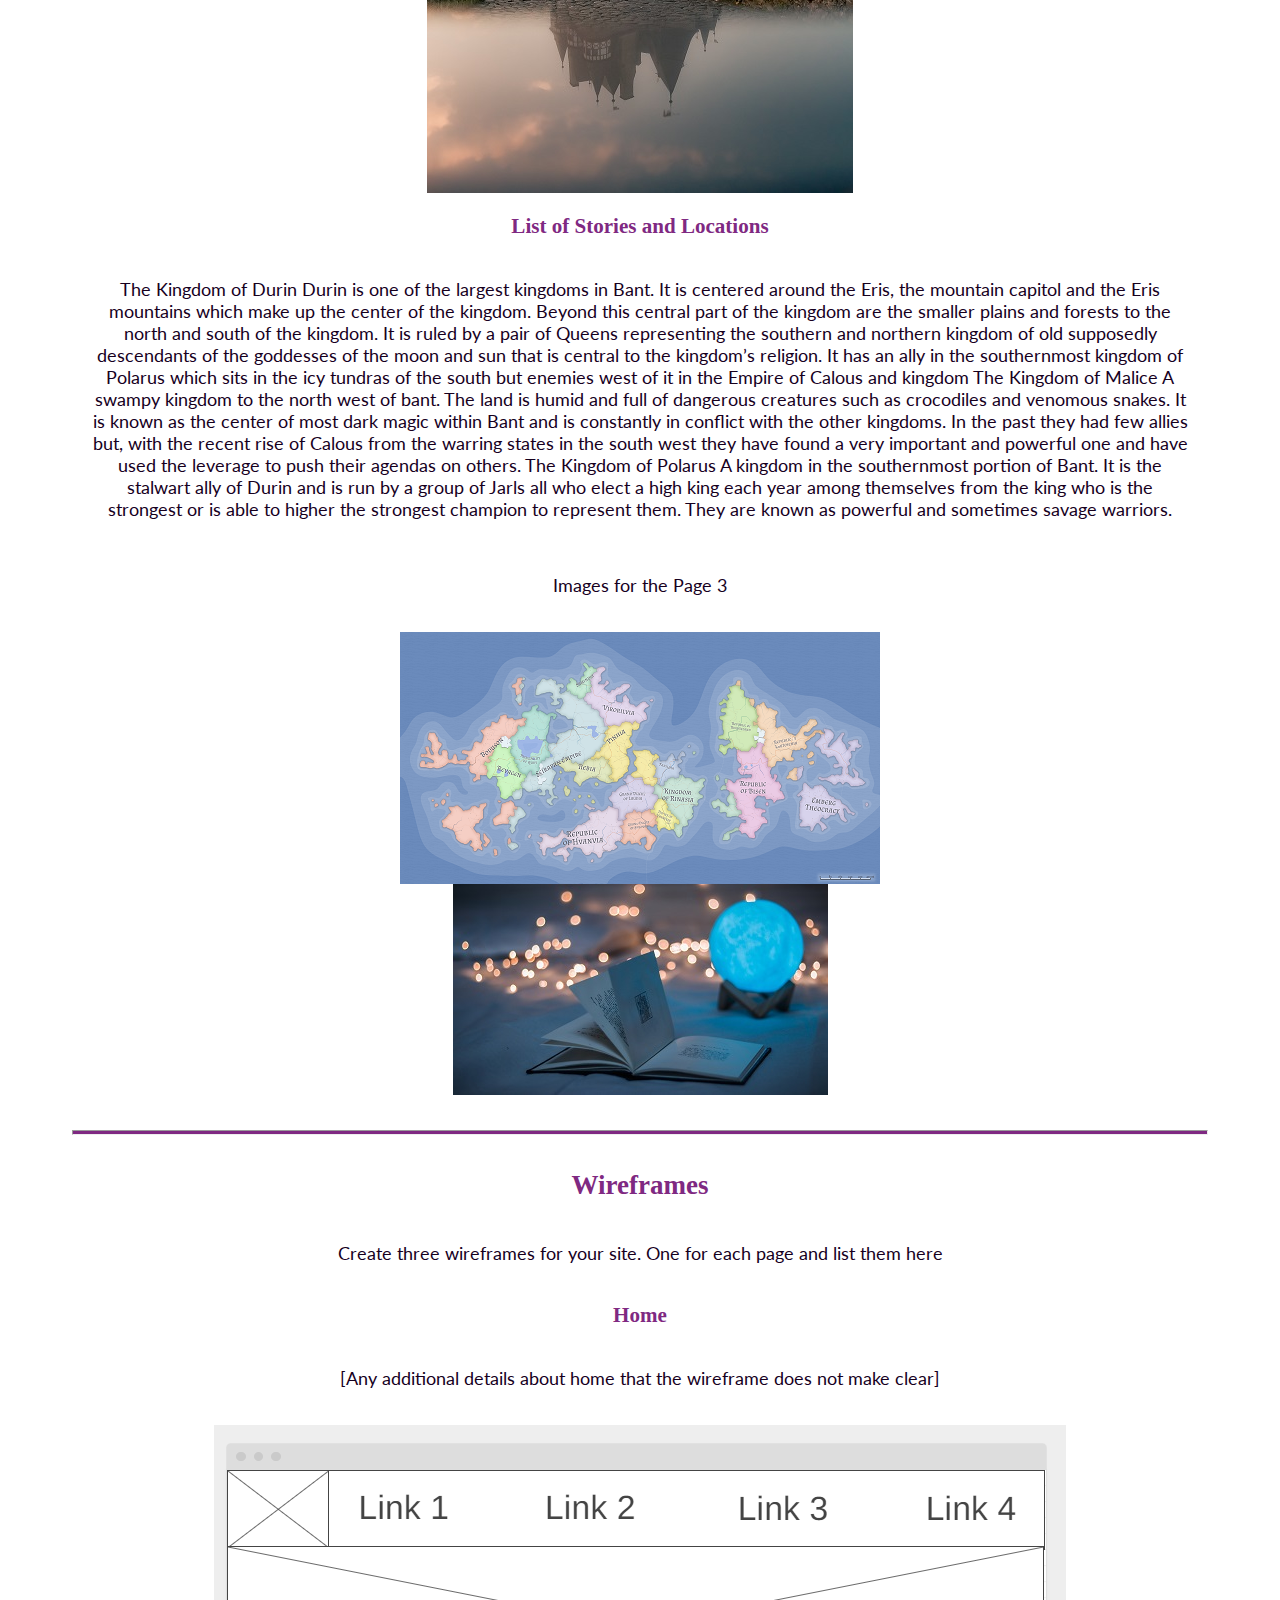
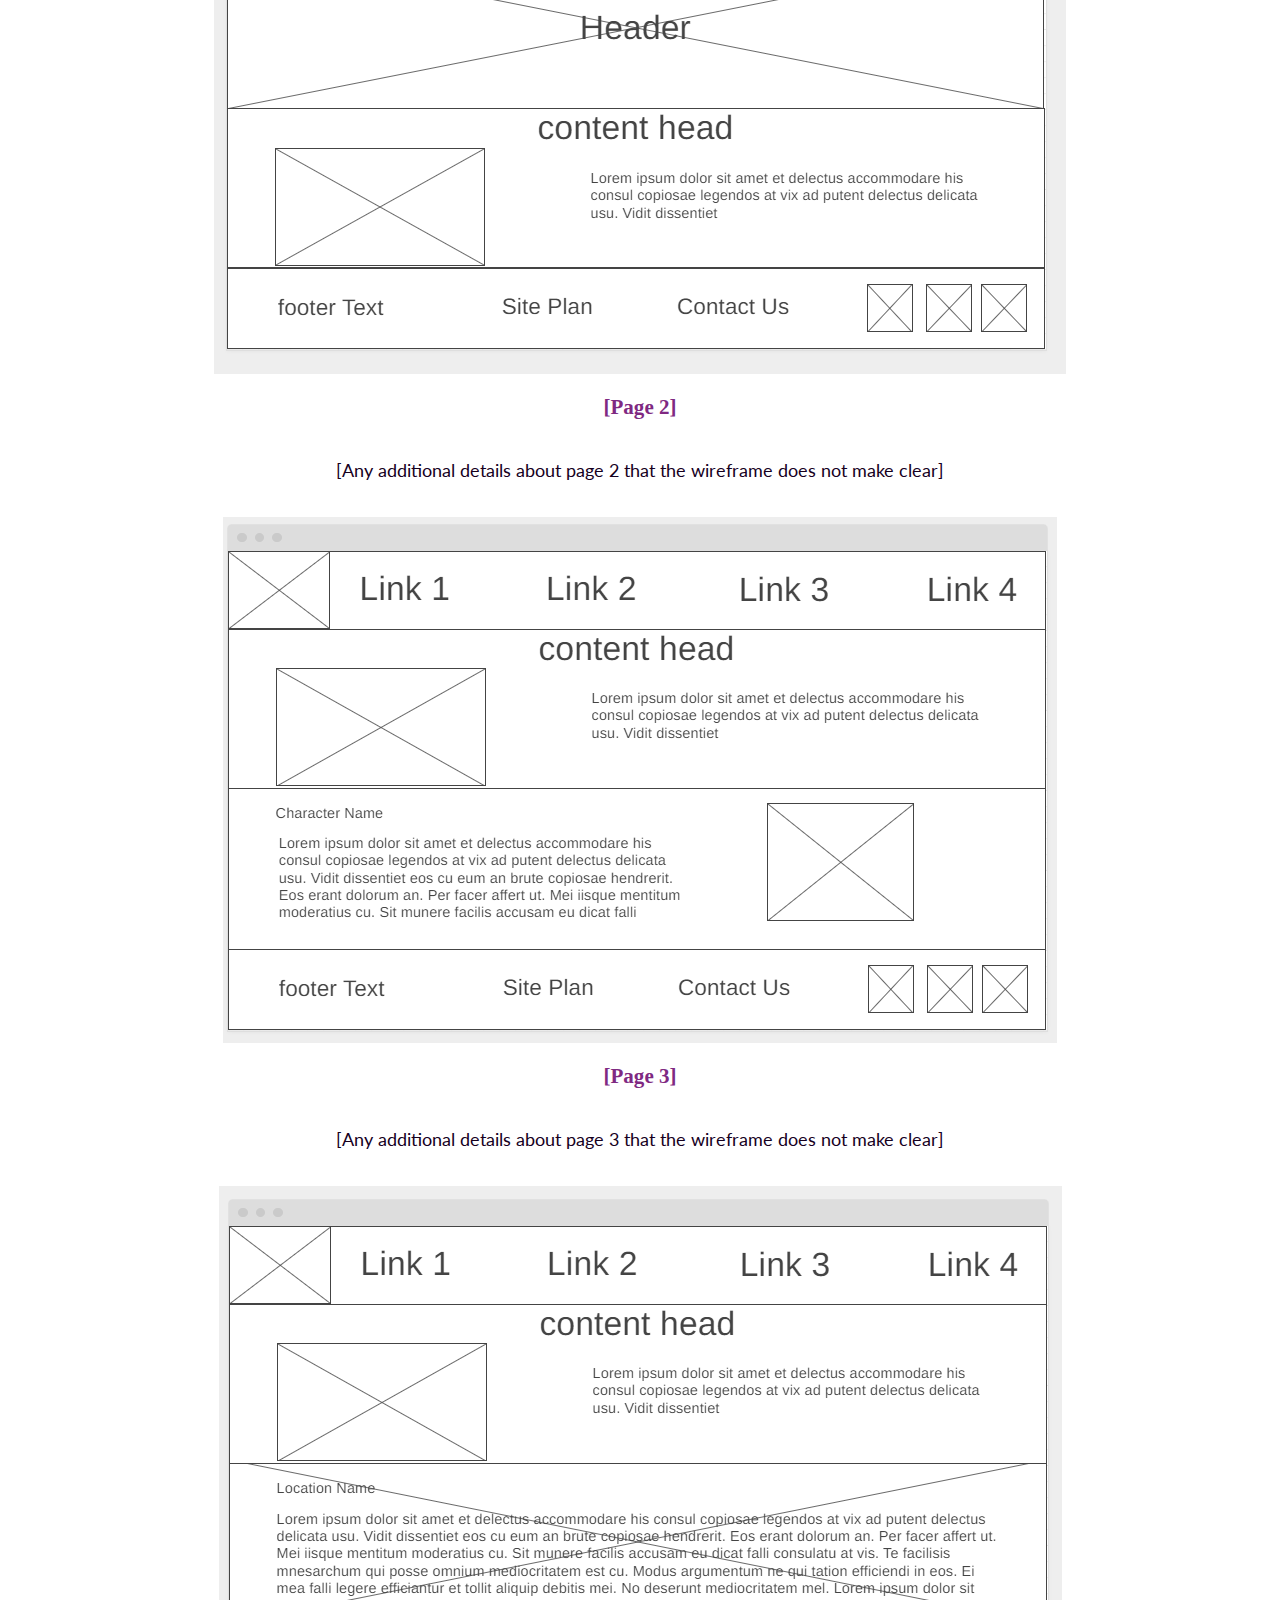
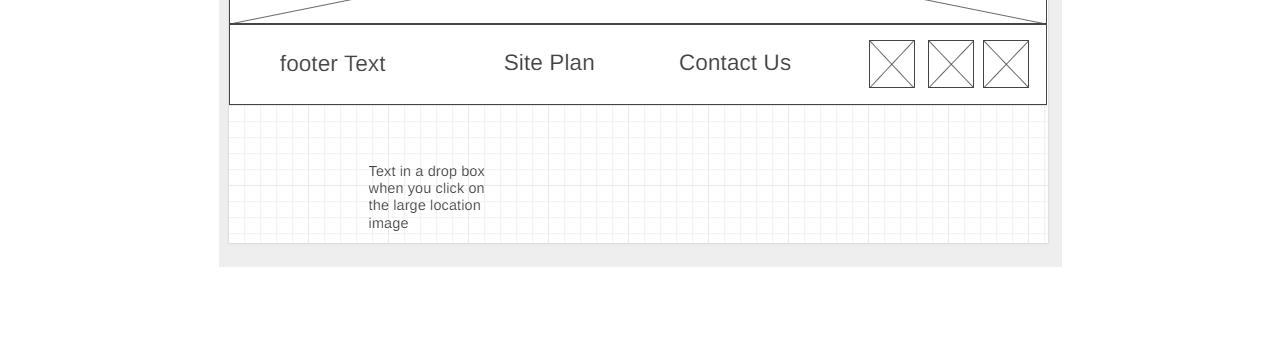
<file: wwr/Emerald's Alchemy Store/site-plan.html>
<!DOCTYPE html>
<html lang="en-us"><head>
    <meta charset="utf-8">
    <title>Site Plan</title>
    <link type="text/css" rel="stylesheet" href="style/site-plan.css">
  </head>

  <body>
    <header>
      <h1>Emerald's Alchemy Store Site Plan</h1>
      <h2>Joshua Sparks</h2>
      <h2>WDD 130</h2>
      <!-- In the header above, add the name or your site, your name and class number. For example if you are in section 3 you would put WDD 130.03 -->
    </header>
    <main>

      <!-- ------------------------Steps 2-3------------------------------ -->
      <hr>
      <h2>Overview</h2>
      <h3>Purpose</h3>
      <p>This will be a cutsie place to post stories about characters and act as sort of a home page for a web comic. A place which also allows people to interact with each other and talk about the characters</p>  <!-- change this -->


      <h3>Audience</h3>
      <p>College students who love neardy things and fantasy type characters.</p>  <!-- change this -->

      <hr>
      <h2>Branding</h2>
      <h3>Website Logo</h3>
      <!-- Replace this with some sort of logo for your site.  A logo can be as simple as the name of your site in a nice font :) -->
      <img src="images/path548.png" alt="Logo image">
      <hr>
      <h2>
        Style Guide
      </h2>

      <!-- ------------------------Steps 4-8------------------------------ -->

      <h3>
        Color Palette
      </h3>
      <!--  The colors you choose for a website are one of the most important decisions you will make. Follow the instructions on the activity in iLearn then return and replace the color codes below with the hex color codes (the 6 digit numbers that show at the bottom of each color) for the colors you have chosen below.  You should have at least 2 colors but do not have to fill in all 4 if you do not need them.  -->

      <!-- Copy and paste the URL to your finished palette below Make sure to paste it into both spots -->
      Palette URL: <a href="https://coolors.co/396e94-e7c24f-a43312-381d2a-aabd8c" target="_blank">https://coolors.co/396e94-e7c24f-a43312-381d2a-aabd8c</a>


      <table class="colors">
        <tbody><tr><th>Primary</th><th>Secondary</th><th>Accent 1</th><th>Accent 2</th></tr>
        <!-- Replace the numbers in the boxes below with your hex color codes. Then switch to the site-plan.css file and change your colors there as well. -->
        <tr><td class="primary">[#F7B2B7]</td><td class="secondary">[#DE639A]</td><td class="accent1">[#7F2982]</td><td class="accent2">[#16001E]</td></tr>
      </tbody></table>

      <!-- ------------------------Step 9------------------------------ -->

      <h3>
        Typography
      </h3>
      <!-- Choose a font for your paragraphs (body copy) and headlines. What font(s) have you chosen? Why did you choose what you did?  Make sure to review the list of web safe fonts at W3Schools.org as a starting point.  Think also about which of your colors above you might use for background and font colors. -->

      <h4>
        Heading Font: [Font Name here]  <!-- change this -->
      </h4>
      <h4>
        Paragraph Font: [Font Name here]  <!-- change this -->
      </h4>
      <h3>
        Normal paragraph example
      </h3>
      <p>
        Lorem ipsum dolor sit amet, consectetur adipiscing elit, sed do eiusmod tempor incididunt ut labore et dolore magna aliqua. Ut enim ad minim veniam, quis nostrud exercitation ullamco laboris nisi ut aliquip ex ea commodo consequat. Duis aute irure dolor in reprehenderit in voluptate velit esse cillum dolore eu fugiat nulla pariatur. Excepteur sint occaecat cupidatat non proident, sunt in culpa qui officia deserunt mollit anim id est laborum.
      </p>
      <h3>
        Colored paragraph example
      </h3>
      <p class="colored">
        Lorem ipsum dolor sit amet, consectetur adipiscing elit, sed do eiusmod tempor incididunt ut labore et dolore magna aliqua. Ut enim ad minim veniam, quis nostrud exercitation ullamco laboris nisi ut aliquip ex ea commodo consequat. 
      </p>

      <!-- ------------------------Step 10------------------------------ -->

      <h3>
        Navigation
      </h3>
      <!-- Think about how you want your navigation bar to look. In the site-plan.css file change the colors to your colors to get the look you desire. --> 
      <nav>
        <a href="index.html">Home</a>
        <a href="character-archive.html">Character Archive</a>
        <a href="locations.html">Locations</a>
      </nav>
      <hr>
      <h2>
        Site Map
      </h2>
      <div class="sitemap">
        <div class="sm-home">
          Home
        </div>
        <div class="sm-page2">
          [Page2] <!-- change this -->
        </div>
        <div class="sm-page3">
          [Page3]  <!-- change this -->
        </div>

        <div class="top">
          &nbsp;
        </div>
        <div class="left">
          &nbsp;
        </div>
        <div class="right">
          &nbsp;
        </div>

      </div>

      <!-- --------Content Section -------------- -->
      <hr>
      <h2>
        Content
      </h2>
      <h3>Home page</h3>
      <p>
        Introduction
        Welcome to Emerald’s Alchemy Emporium. An archive of characters and short stories for your enjoyment in the world of Bant. A world full of magic and adventure. Here you can not only view the many intricate parts of this world but, maybe add your own stories about the residents of Bant.

        How to Join
        If you're interested in joining you can apply to be one of our creators above for free. Just create and account and leave us some examples of your own material and ideas for the admins to approve. We are always looking for more help so don’t be afraid to apply.
      </p>
      <p>Images for the Home page</p>
        <img src="images\2203_w026_n002_1511b_p1_1511.jpg" alt="image for homepage">
        <img src="images\menu.png" alt="image for homepage">

      
      <h3>Chracter Archive</h3>
      <p>
        Character Archive
        Here are the Archives! A list of already created characters in the world of Bant, everything from their attributes to their likes to dislikes as well as their individual personalities and role within the lands of Bant. Members can submit characters here to become part of the world of Bant. Stories
        Here is the list of Stories currently part of the world often centered around the characters currently within the world. Members can submit their own stories here to become part of the ever expanding world of Bant. 


        Example Character 1

        Name : Emerald Dawn
        Gender : Female
        Race : Human
        Occupation : Alchemist
        Likes : Magic, Alchemy, Field Research
        Personality : Emerald is bubbly and happy but a bit shy. She loves her work and runs her shop with pride.
        Background : Emerald is the daughter of Risen Dawn. working in Eris, the capital of the kingdom of Durin. There she works as the owner of a small Alchemy Shop. She often finds herself in strange situations especially because of the strange company she keeps in her mysterious little shop. 

        Example Character 2

        Name : Sorrow Reverence
        Gender : Female
        Race: Vampire
        Occupation : Adventurer
        Race : Vampire
        Like : Blood, Fun, Dark Magic
        Personality : She is mysterious and excitable and honestly likes to mess with people but only in the most lighthearted manner. 
        Background : Sorrow the Reverence is the Daughter of Slade Reverence. She adventures around and is one of the regulars of Emerald’s store. The pair often get into trouble mainly caused by Sorrow herself. 

        Template

        Name: 
        Gender:
        Race:
        Like:
        Personality:
        Background:

      </p>
      <p>Images for the Page 2</p>
        <img src="images\2112.w026.n002.1191B.p1.1191.jpg" alt="image for page">
        <img src="images\tim-rebkavets-B5PNmw5XSpk-unsplash.jpg" alt="image for page">

      
      <h3>List of Stories and Locations</h3>
      <p>
        The Kingdom of Durin
        Durin is one of the largest kingdoms in Bant. It is centered around the Eris, the mountain capitol and the Eris mountains which make up the center of the kingdom. Beyond this central part of the kingdom are the smaller plains and forests to the north and south of the kingdom. It is ruled by a pair of Queens representing the southern and northern kingdom of old supposedly descendants of the goddesses of the moon and sun that is central to the kingdom’s religion. It has an ally in the southernmost kingdom of Polarus which sits in the icy tundras of the south but enemies west of it in the Empire of Calous and kingdom
        
        The Kingdom of Malice
        A swampy kingdom to the north west of bant. The land is humid and full of dangerous creatures such as crocodiles and venomous snakes. It is known as the center of most dark magic within Bant and is constantly in conflict with the other kingdoms. In the past they had few allies but, with the recent rise of Calous from the warring states in the south west they have found a very important and powerful one and have used the leverage to push their agendas on others. 

        The Kingdom of Polarus
        A kingdom in the southernmost portion of Bant. It is the stalwart ally of Durin and is run by a group of Jarls all who elect a high king each year among themselves from the king who is the strongest or is able to higher the strongest champion to represent them. They are known as powerful and sometimes savage warriors.

      </p>
      <p>Images for the Page 3</p>
        <img src="images\Lignyia 2023-02-24-12-05.png" alt="image for page3">
        <img src="images\dollar-gill-0V7_N62zZcU-unsplash.jpg" alt="image for page3">

      
      <hr>
      <h2>
        Wireframes
      </h2>
      <p>
        Create three wireframes for your site. One for each page and list them here</p>

      <h3>Home</h3>
      <p>         
        [Any additional details about home that the wireframe does not make clear]
      </p>
      <img src="images/home page.png" alt="home page wireframe">

      <h3>[Page 2]</h3>
      <p>         
        [Any additional details about page 2 that the wireframe does not make clear]
      </p>
      <img src="images/Character Archive.png" alt="page 2 wireframe">

      <h3>[Page 3]</h3>
      <p>         
        [Any additional details about page 3 that the wireframe does not make clear]
      </p>
      <img src="images/Locations Page.png" alt="page 3 wireframe">
    </main>
  

</body></html>
</file>
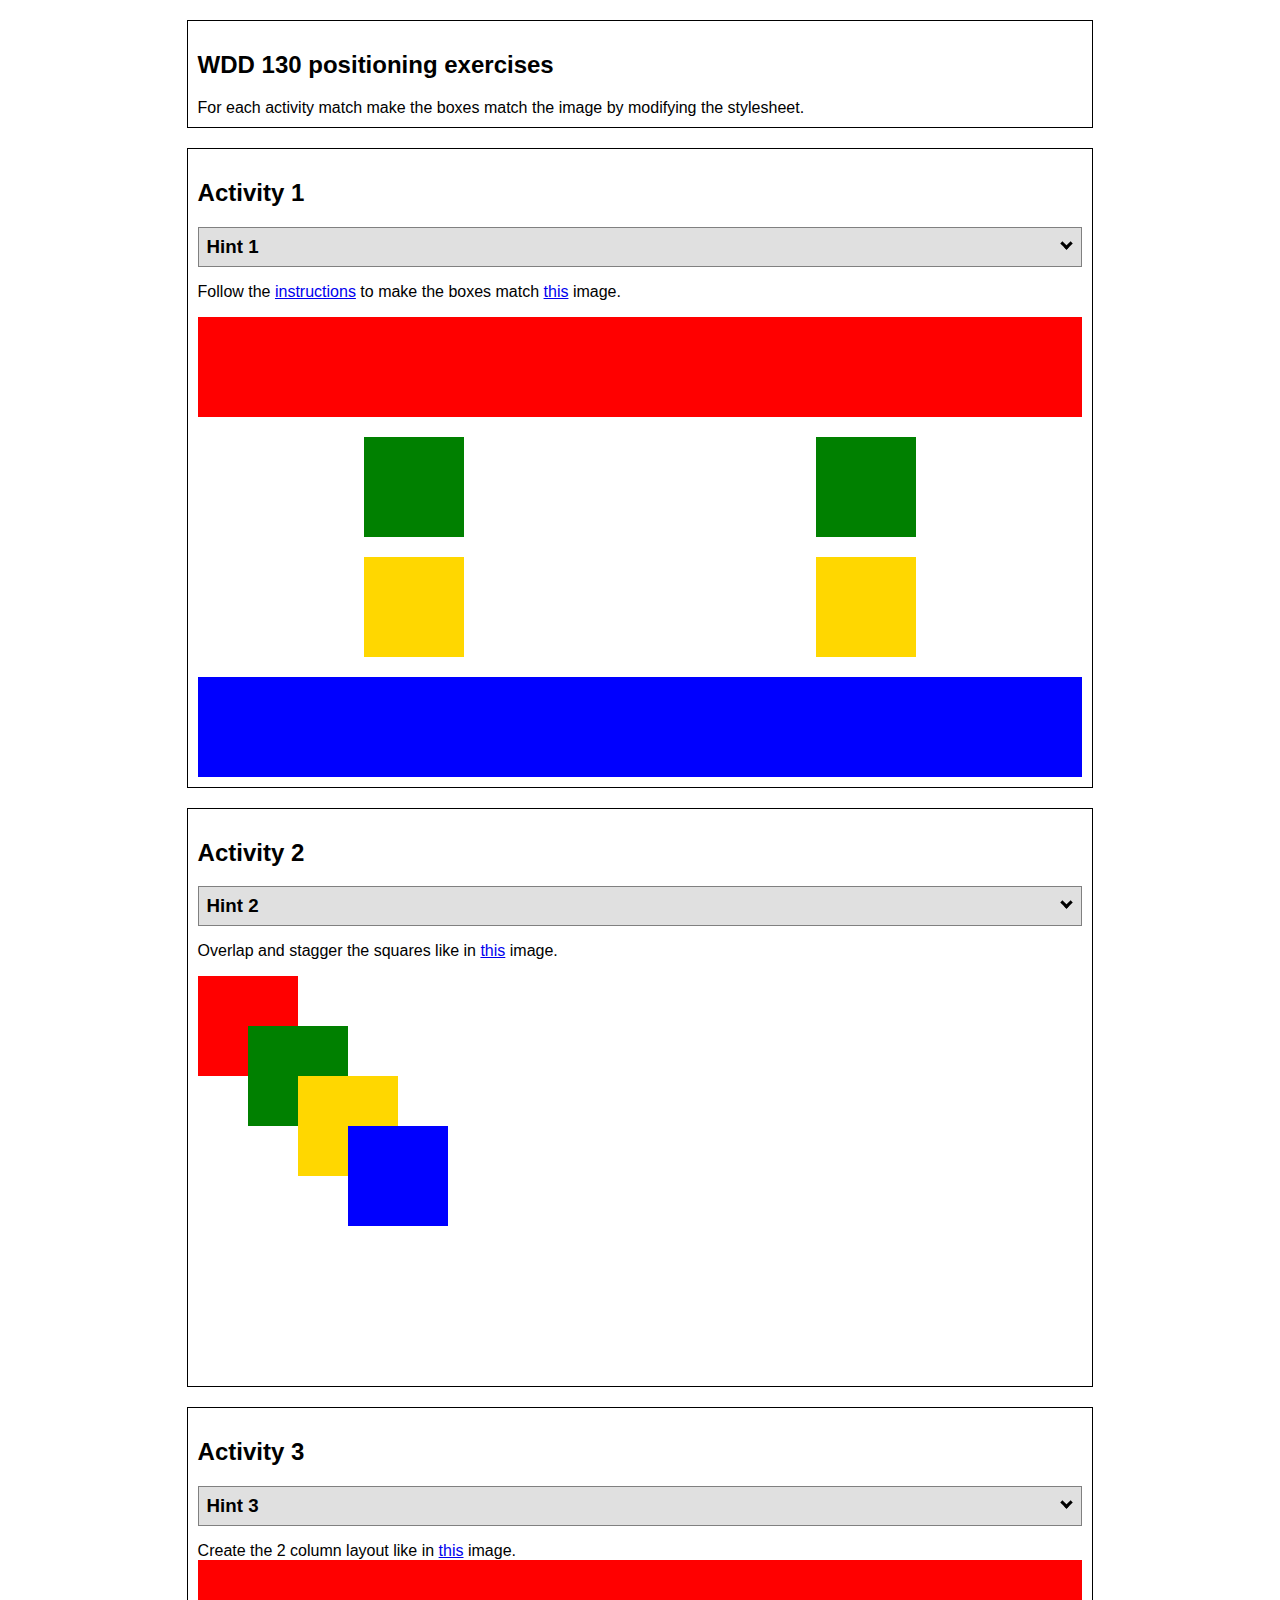
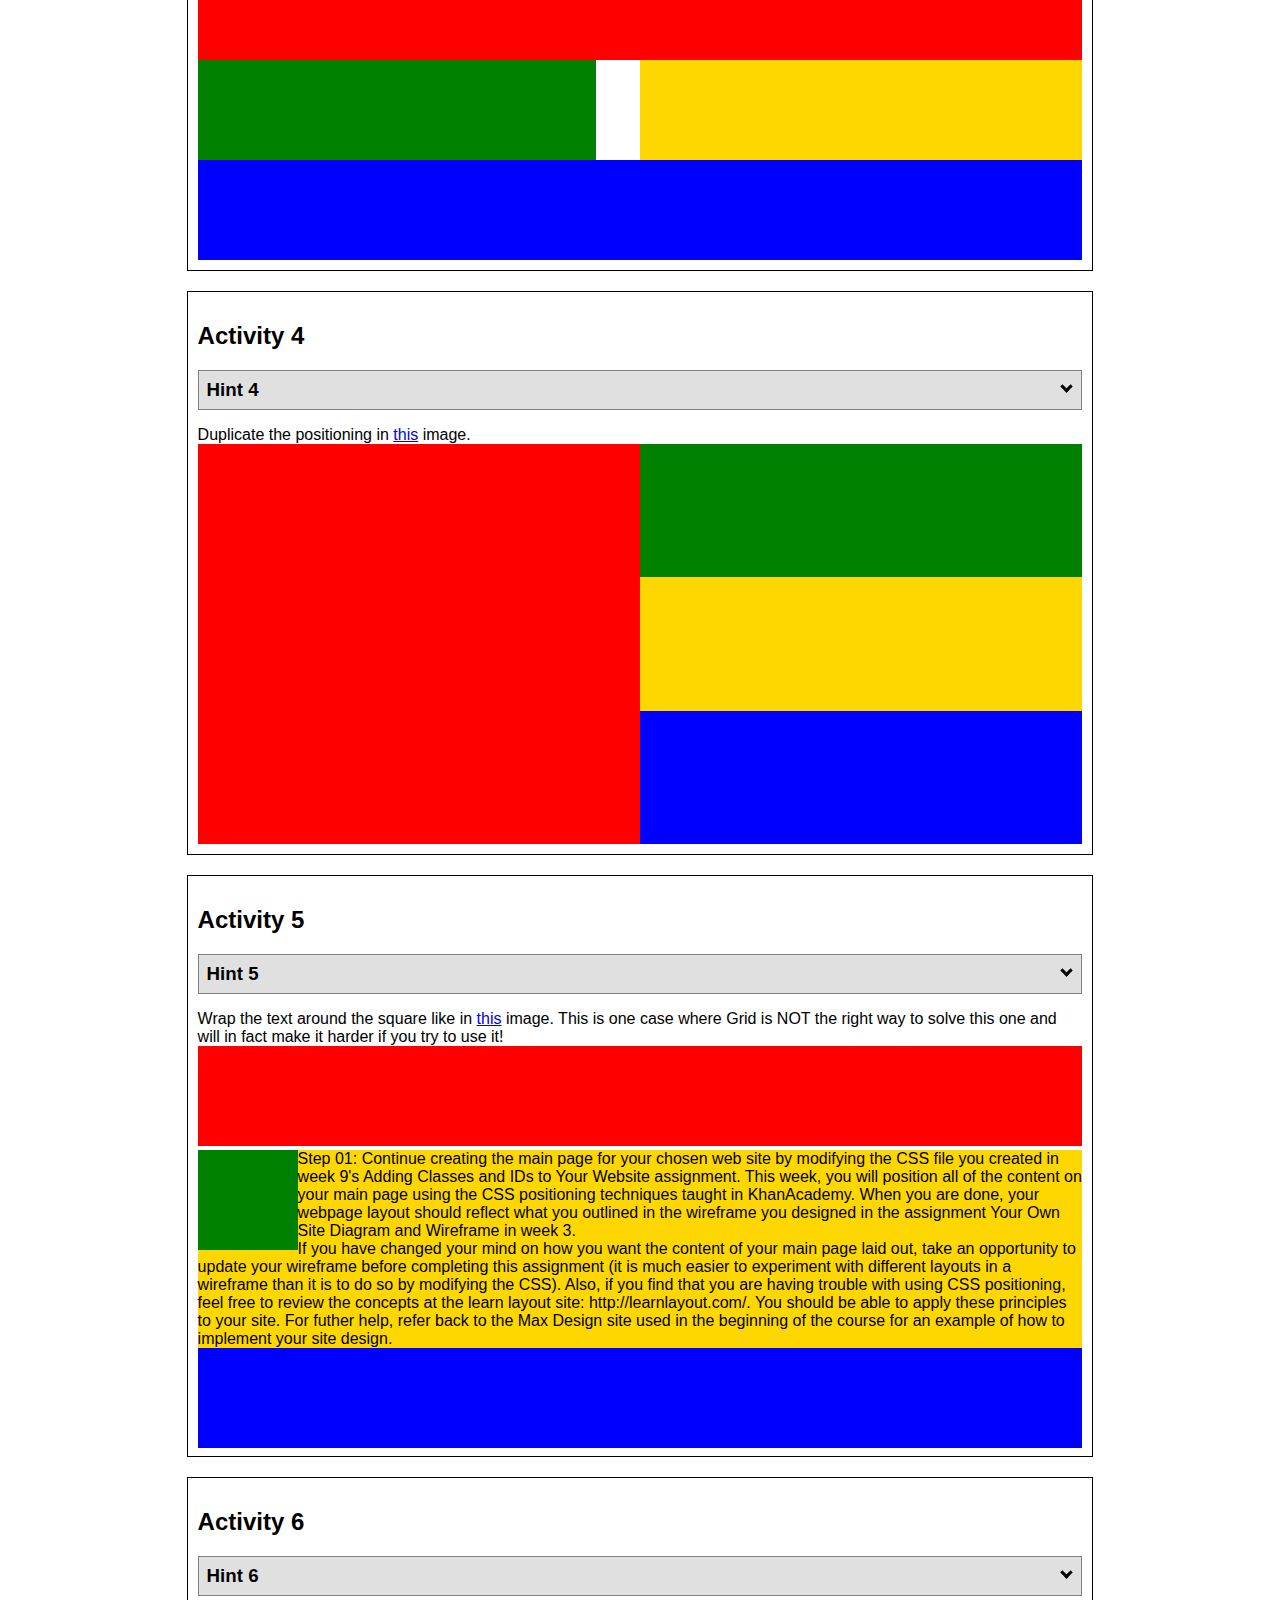
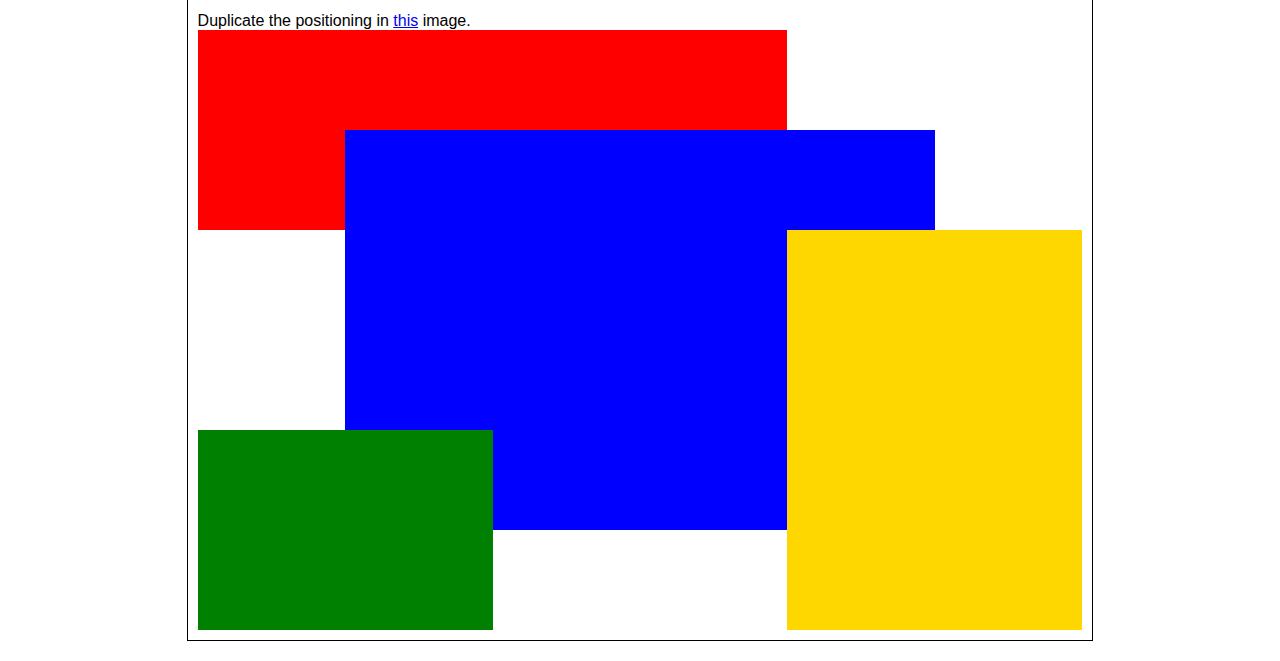
<file: wwr/positioning/positioning/positioning.html>
<!DOCTYPE html>
<html lang="en">
  <head>
    <!-- HTML - Name: positioning.html -->
    <title>Positioning Activity</title>
    <link rel="stylesheet" type="text/css" href="positionstyles.css" />
  </head>
  <body>
    <div class="activity">
      <h2>WDD 130 positioning exercises</h2>
      For each activity match make the boxes match the image by modifying the stylesheet.</div>
    <div class="activity">
      <h2>Activity 1</h2>
      <section class="hint"><input type="checkbox" ><i></i> <h3>Hint 1</h3><div><p>Check out the <a href="https://byui-wdd.github.io/wdd130/activities/w06-css-positioning.html" target="_blank">activity instructions</a> in Ilearn!</p></div></section>
      <p>Follow the <a href="https://byui-wdd.github.io/wdd130/activities/w06-css-positioning.html" target="_blank">instructions</a> to make the boxes match  <a href="https://byui-wdd.github.io/wdd130/images/example1.png" target="_blank">this</a> image.</p>
      <div class="content1" >
        <div class="red1" ></div>
        <div class="green1" ></div>
        <div class="green1" ></div>
        <div class="yellow1"></div>
        <div class="yellow1"></div>
        <div class="blue1"></div>
      </div>
    </div>
    <div class="activity">
      <h2>Activity 2</h2>
      <section class="hint"><input type="checkbox" > <h3>Hint 2</h3><i></i><div>
      <ul>
      <li>grid-template-columns: 50px 50px 50px 50px 50px </li></ul></div></section>
      <p>Overlap and stagger the squares like in <a href="https://byui-wdd.github.io/wdd130/images/example2.png" target="_blank">this</a> image.</p>
      <div class="content2" >
        <div class="red2" ></div>
        <div class="green2" ></div>
        <div class="yellow2"></div>
        <div class="blue2"></div>
      </div>
    </div>
    <div class="activity">
      <h2>Activity 3</h2>
      <section class="hint"><input type="checkbox" > <h3>Hint 3</h3><i></i><div><p>This one is going to be best solved with CSS Grid. Remember to make the boxes the right width first...then start moving them around. </p><h4>Properties used:</h4><ul><li>display:grid;</li><li>grid-template-columns:</li><li>grid-column-gap:</li>
        <li>grid-column:</li>  </ul></div></section>
      Create the 2 column layout like in <a href="https://byui-wdd.github.io/wdd130/images/example3.png" target="_blank">this</a>  image.
      <div class="content3" >
        <div class="red3" ></div>
        <div class="green3" ></div>
        <div class="yellow3"></div>
        <div class="blue3"></div>
      </div>
    </div>
    <div class="activity">
      <h2>Activity 4</h2>
      <section class="hint"><input type="checkbox" > <h3>Hint 4</h3><i></i><div><p>For the others we have been primarily concerned with width. For this one you will need to adjust height as well. </p><h4>Properties used:</h4><ul><li>display:grid;</li><li>grid-template-columns:</li><li>grid-row:</li></ul></div></section>
      Duplicate the positioning in <a href="https://byui-wdd.github.io/wdd130/images/example4.png" target="_blank">this</a> image. 
      <div class="content4" >
        <div class="red4" ></div>
        <div class="green4" ></div>
        <div class="yellow4"></div>
        <div class="blue4"></div>
      </div>
    </div>

    <div class="activity">
      <h2>Activity 5</h2>
      <section class="hint"><input type="checkbox" > <h3>Hint 5</h3><i></i><div><p>Grid is <strong>not</strong> the right way to do this.  In fact there is only one way to really do that...and that is with float. Remember that we float the thing we want the text to wrap around.  Also remember to start by making all the shapes the right size and shape.</p><h4>Properties used:</h4><ul><li>float: left;</li></ul></div></section>
      Wrap the text around the square like in <a href="https://byui-wdd.github.io/wdd130/images/example5.png" target="_blank">this</a> image. This is one case where Grid is NOT the right way to solve this one and will in fact make it harder if you try to use it!
      <div class="content5" >
        <div class="red5" ></div>
        <div class="green5" ></div>
        <div class="yellow5">Step 01: Continue creating the main page for your chosen web site by modifying the CSS file you created in week 9's Adding Classes and IDs to Your Website assignment. This week, you will position all of the content on your main page using the CSS positioning techniques taught in KhanAcademy. When you are done, your webpage layout should reflect what you outlined in the wireframe you designed in the assignment Your Own Site Diagram and Wireframe in week 3. <br />
          If you have changed your mind on how you want the content of your main page laid out, take an opportunity to update your wireframe before completing this assignment (it is much easier to experiment with different layouts in a wireframe than it is to do so by modifying the CSS). Also, if you find that you are having trouble with using CSS positioning, feel free to review the concepts at the learn layout site: http://learnlayout.com/. You should be able to apply these principles to your site. For futher help, refer back to the Max Design site used in the beginning of the course for an example of how to implement your site design.</div>
        <div class="blue5"></div>
      </div>
    </div>
    <div class="activity">
      <h2>Activity 6</h2>
      <section class="hint"><input type="checkbox" > <h3>Hint 6</h3><i></i><div><p>This one is all about visualizing the grid behind the layout. If you are having a hard time doing that first: all the sizes are even multiples of 100, and second here is another example with the lines drawn: <a href="https://byui-wdd.github.io/wdd130/images/example6-hint.png" target="_blank">example 6 with lines</a>. For this one you will find it easiest if you use px for the column width. You can also use <kbd>z-index</kbd> to control the element layering.    </p><h4>Properties used:</h4><ul><li>display:grid;</li><li>grid-template-columns:</li><li>grid-column:</li><li>grid-row:</li><li><a href="https://www.w3schools.com/cssref/pr_pos_z-index.asp" target="_blank">z-index:</a></li></ul></div></section>
      Duplicate the positioning in <a href="https://byui-wdd.github.io/wdd130/images/example6.png" target="_blank">this</a> image.
      <div class="content6" >
        <div class="red6" ></div>
        <div class="green6" ></div>
        <div class="yellow6"></div>
        <div class="blue6"></div>
      </div>
    </div>
  </body>
</html>
</file>
<file: wwr/styles/site-plan-rafting.css>
/* if you are using any Google fonts change the font names below to your fonts. 
Any spaces in your font name should be replaced with a +. 
Fonts are separated by a & */
@import url('https://fonts.googleapis.com/css2?family=IM+Fell+French+Canon&family=Lato:ital,wght@0,400;0,700;1,400&display=swap');
@import url('https://fonts.googleapis.com/css2?family=Roboto:wght@100&display=swap');

:root {
  /* change the values below to your colors from your palette */
  --primary-color: #E4FDE1   ;
  --secondary-color: #028090 ;
  --accent1-color: #114B5F;
  --accent2-color: #F45B69;

  /* change the values below to your chosen font(s) */
  --heading-font: Helvetica, Times, sans-serif;
  --paragraph-font: arial, garamond, serif;

  /* these colors below should be chosen from among your palette colors above */
  --headline-color-on-white: #114B5F;  /* headlines on a white background */ 
  --headline-color-on-color: black; /* headlines on a colored background */ 
  --paragraph-color-on-white: #114B5F; /* paragraph text on a white background */ 
  --paragraph-color-on-color: black; /* paragraph text on a colored background */ 
  --paragraph-background-color: #E4FDE1  ;
  --nav-link-color: white;
  --nav-background-color: #114B5F;
  --nav-hover-link-color: white;
  --nav-hover-background-color: #F45B69;
}

.social{
  display: grid;
  grid-template-columns: 1fr 1fr 1fr;
}

#home-grid{
  display: grid;
  grid-template-columns: 1fr 1fr;
}

#logo{
  width: 200px;
  z-index: 10;
  display:inline;
  position:relative;
}

form{
  margin: 0 auto;
  width: 400px;
  padding:1em;
  border: 1px solid black;
  text-align: right;
}

#feedback {
  background-color: antiquewhite;
  position: absolute;
  top: 0;
  left: 0;
  padding: .5em;
  display: none;
}

.moveDown{
  margin-top: 3em;
}

ul{
  list-style: none;
}

#hero-img{
  width:100%;
}

#content {
  max-width: 1600px;
  margin:0 auto;
}

nav {
  height:100px;
  z-index: 0;
  padding-left: 150px;
  margin-left: -150px;
}

nav a {
  text-align: center;
  color: white;
  text-decoration: none;
  font-family: 'Courier New', Courier, monospace;
  text-align: center;
  padding: 35px;
  width: 100%;
}

#logo_link {
  padding-top: 5px;
  justify-self: center;
  align-self: center;
}

#hero {
  display: grid;
  grid-template-columns: 1fr 3fr 1fr;
  margin-top: -100px;
}

#hero-box {
  grid-column: 1/4;
  grid-row: 1/3;
  z-index: -1;
}

#hero-msg{
  grid-column: 2/3;
  grid-row: 1/2;
  margin-top: 100px;
  color: white;
}

#hero-msg h4{
  color:white
}

#hero-msg h1, #hero-msg h4 {
  font-family:'Franklin Gothic Medium', 'Arial Narrow', Arial, sans-serif;
  text-align: center;
}

.ticketTitle{
  font-size: 2.5em;
  font-family:'Franklin Gothic Medium', 'Arial Narrow', Arial, sans-serif;
}

.button-box {
  text-align: center;
  font-family: 'Courier New', Courier, monospace;
}

.tickets{
  margin-top:-100px;
}

.ticketDescription{
  grid-column: 1/3;
  grid-row: 2;
  text-align: left;
  border-right:#114B5F solid 1px;
  font-family: 'Courier New', Courier, monospace;
  font-size: 1.3em;
}

.ticketImage{
  grid-row: 1;
  grid-column: 1/4;
  width: 70%;
}

.ticketImage:hover{
    opacity: .6;
    transform: scale(1.1);
}

.price{
  grid-column: 3;
  grid-row:2;
  font-family: 'Courier New', Courier, monospace;
  justify-content: center;
  height: 100%;
  font-size: 1.5em;
}

.listing{
  display: grid;
  grid-template-columns: 1fr 1fr 1fr;
  border-bottom:#114B5F 1px solid;
}

main{
  display: grid;
}

main section {
  text-align: center;
  font-family: 'Courier New', Courier, monospace;
}

main section img{
  box-sizing: border-box;
}

#background {
  height : 725px;
  grid-column: 1/11;
  grid-row: 4/9;
}

body{
  background-color: #E4FDE1;
  font-family: 'Courier New', Courier, monospace;
  font-size: 22px;
  margin: 0;
  padding: 0;
}

h2{
  margin : 0;
}

header{
  display: grid;
  grid-template-columns: 150px auto;
  background-color: #02809000;
}

nav a:hover{
  background-color: #F45B69;
  color: white;
}

.book, .join{
  background-color: #F45B69;
  color: white;
  text-decoration: none;
  padding:15px 30px;
  margin-top: 50px;
  border-radius: 5px;
}

.book:hover,.join:hover {
  background-color: #114B5F;
}

#background {
  background-color: #E4FDE1;
}

.msg {
  background-color: #E4FDE1;
  font-family: 'Courier New', Courier, monospace;
  line-height: 1.5em;
  padding: 35px;
  grid-column: 6/10;
  grid-row: 6/7;
  box-shadow: 5px 5px 10px black;
}

.card-img {
  border: 10px solid #114B5F;
  transition: transform .5s;
  box-shadow: 5px 5px 10px black;
}

.card-img:hover{
  opacity: .6;
  transform: scale(1.1);
}

.mountains{
  width: 100%;
  grid-column: 2/7;
  grid-row: 5/8;
  box-shadow: 5px 5px 10px black;
}

.card-img, .mountains{
  width: 100%;
}

footer {
  font-family: 'Courier New', Courier, monospace;
  background-color: #114B5F;
  padding: 25px 50px;
  display: flex;
  justify-content: space-around;
  align-items: center;
  height: 50px;
}

.footerLink{
  display: flex;
  width: 100%;
  height: 50px;
  color: white;
}

.footerText{
  color: white;
  width: 100%;
}

footer a {
  font-family: 'Courier New', Courier, monospace;
  text-align: center;
  color: white;
  text-decoration: none;
}
footer a:hover{
  background-color: #F45B69;
  text-decoration: underline;
}

footer p {
  font-family: 'Courier New', Courier, monospace;
  font-size: 1.2em;
}

footer .social img{
  padding-top: 15px;
}

.icon{
  width:90px;
  padding-top: 10px;
}

.home-title {
  font-family: 'Courier New', Courier, monospace;
  font-size: 3em;
  margin-top: 10px;
  margin-bottom: 0;
  color: white;
}

.book, .join {
  font-family: 'Courier New', Courier, monospace;
  font-size: 18px;
  margin-top: 10px;
}

.msg p {
  font-family: 'Courier New', Courier, monospace;
  font-size: .8em;
  padding-bottom: 15px;
}

.rivers-card {
  grid-column: 1/4;
  grid-row: 2/3;
  width:100%;
}

.camping-card{
  grid-column: 6/8;
  grid-row: 2/3;
}

.rapids-card{
  grid-column: 9/12;
  grid-row: 2/3;
}

/*  Look around below...but DON'T CHANGE ANYTHING! */

body {
  max-width: 960px;
  margin: 0 auto;
  padding: 4em;
  font-size: 18px;
  text-align: center;
}
img {
  display: block;
  margin: 0 auto;
  max-width: 1000px;
}
h1, h2, h3, h4, h5, h6 {
  font-family: var(--heading-font);
  color: var(--headline-color-on-white);
}
h2 {
  text-align: center;
}
hr {
  height: 3px;
  margin: 35px 0;
  background: var(--accent1-color);
}
header {
  text-align: center;
  color: var(--headline-color-on-color);
}
header > h1, header > h2 {
  color: var(--headline-color-on-color);
}
p {
  font-family: var(--paragraph-font);
  color: var(--paragraph-color-on-white);
  padding: 1em;
}
.colors {
  width: 100%;
  min-width: 350px;
  margin: 30px auto;
  text-align: center;
}
.colors th {
  background-color: #999;
}
.colors td{
  width: 25%;
  height: 3em;
}
.primary {
  background-color: var(--primary-color);
}
.secondary {
  background-color: var(--secondary-color);
}
.accent1 {
  background-color: var(--accent1-color);
}
.accent2{
  background-color: var(--accent2-color);
}
p.colored {
  background-color: var(--paragraph-background-color);
  color: var(--paragraph-color-on-color);
}
nav {
  background-color: var(--nav-background-color);
  line-height: 3em;
  text-align: center;
  font-size: 1.2em;
  list-style-type: none;
  display: flex;
  display: flex;
  justify-content: space-around;
}
nav a {
  padding:1em;
  min-width: 120px;
  text-decoration: none;
  padding: 10px;
}
nav a:link, nav a:visited {
  color: var(--nav-link-color);
}
nav a:hover {
  color: var(--nav-hover-link-color);
  background-color: var(--nav-hover-background-color);
}
.sitemap {
  display: grid;
  justify-content: center;

  grid-template-columns: repeat(6, 15%);
  grid-template-rows: 3em 1.5em 1.5em 3em;
  grid-template-areas: ". . home home . ."
    ". . . top . ."
    ". left left right right ."
    "page2 page2 . . page3 page3";
}
.sitemap > div {
  text-align: center;
}
.sm-home {
  grid-area: home;
  background-color: #ccc;
  line-height: 3em;
}
.sm-page2 {
  grid-area: page2;
  background-color: #ccc;
  line-height: 3em;
}
.sm-page3 {
  grid-area: page3;
  background-color: #ccc;
  line-height: 3em;
}
.top {
  grid-area: top;
  border-left: 1px solid;
}
.left {
  grid-area: left;
  border-top: 1px solid;
  border-left: 1px solid;
}
.right {
  grid-area: right;
  border-top: 1px solid;
  border-right: 1px solid;
}
</file>
<file: wwr/Emerald's Alchemy Store/style/style.css>
body{
    background-color: #F7B2B7;
}

main{
    width: 90%;
    margin: 0 auto;
    background-color: #DE639A; 
}

header{
    display: grid;
    grid-template-columns: 1fr;
    margin: 0;
    padding: 0;
}

nav{
    display: grid;
    grid-template-columns: 100px 1fr 1fr 1fr;
    background-color: #7F2982;
    width: 100%;
    margin: 0;
    padding: 0;
}

#logo {
    grid-row: 1;
    grid-column: 1;
    width: 100px;
}

nav a{
    grid-row: 1;
    justify-content: center;
    text-align: center;
    width: 100%;
    height: 100%;
    padding: 30px 0;
    margin: 0;
    color: #F7B2B7;
    text-decoration: none;
    font-size: 2em;
}

nav a:hover{
    background-color: #DE639A ;
}

.headerImage{
    width: 100%;
    grid-row:2;
    grid-column: 1;
    height: 450px;
}

header h1{
    width: 100%;
    grid-row: 2;
    grid-column: 1;
    text-align: center;
    padding: 10% 0;
    color: #F7B2B7;
    font-size: 3em;
}

section{
    padding: 5%;
}

section div{
    display: grid;
    grid-template-columns: 1fr 2fr;
    border-bottom: 1px solid #7F2982;
}

section div h2{
    grid-column: 1/4;
    grid-row: 1;
    color: #7F2982;
    font-size: 2em;
}

section div img{
    grid-column: 1;
    width: 100%;
}

section div p{
    padding: 20px;
    font-size: 1.2em;
}

.joining{
    grid-column: 1/-1;
}

footer{
    display: grid;
    grid-template-columns: 2fr 1fr;
    background-color: #7F2982;
    height:100%;
    margin: 0;
}

footer ul{
    display: grid;
    grid-template-columns: 1fr 1fr 1fr;
    align-content: center;
    justify-content: center;
    margin: 0;
    padding:0;
}

footer ul li{
    list-style: none;
    font-size: 1.5em;
    display: flex;
    text-align: center;
    text-decoration: none;
    align-items: center;
    color: #F7B2B7;
    height: 100px;
}

footer ul li a{
    margin:0;
    padding: 0;
    width: 100%;
    text-decoration: none;
    color: #F7B2B7;
}
footer ul li:hover{
    background-color: #DE639A;
}

footer ul li a img{
    margin:15%;
    height:70px;
}
</file>
<file: wwr/form.css>
main{
    display: grid;
    grid-template-columns: 1fr 1fr;
    padding:10px;
}

section{
    padding: 30px;
    overflow: hidden;
}

h1{
    color: #2D5590;
    margin-bottom: 50px;
    font-size: 2em;
    font-weight: 1;
    font-family: sans-serif;
}

p{
    grid-column: 1;
    width: 100%;
    margin-bottom: 70px;
    color: #E5E5E5;
}

span{
    color: lightgray;
}

form{
    grid-column: 1;
    align-content: center;
}
input{
    width: 70%;
    margin: 0 auto;
    margin-bottom: 10px;
    padding: 10px;
    background-color: #f3f3f3;
    border-radius: 5px;
    border: none;
}

img{
    width: 100%;
    margin-top: 150px;
}

.sign_up{
    background-color: #2D5590;
    width: 74%;
    color: lightgray;
    font-family: sans-serif;
}

.email{
    margin-bottom: 20px;
}
</file>
<file: wwr/cheery.css>
@import url(//db.onlinewebfonts.com/c/06e7b19ca9c9b7f414c8238e5a10f72d?family=Vulpa);

.grid{
    display:grid;
    grid-template-columns: 1fr 1fr;
}

.gray_box{
    background-color: lightgray;
    grid-row: 1;
    grid-column: 2;
}
.float{
    width: 100%;
    grid-row: 1;
    grid-column: 1;
}

.float2 {
    width: 100%;
    grid-row: 1;
    grid-column: 1;
    z-index: -1;
}

.title {
    grid-column: 1/3;
    grid-row: 1;
    text-align: center;
    font-size: 125px;
    font-family: Vulpa;
    letter-spacing: 10px;
}

.subtitle{
    grid-column: 2;
    grid-row: 1;
    text-align: center;
    margin-top: 75%;
    font-size: 50px;
    color: #9c0e11;
    letter-spacing: 15px;
}
</file>
<file: wwr/Emerald's Alchemy Store/style/acordion.css>
.accordion {
    background-color: #eee;
    color: #444;
    cursor: pointer;
    padding: 18px;
    width: 100%;
    text-align: left;
    border: none;
    outline: none;
    transition: 0.4s;
}

.active, .accordion:hover{
    background-color: #ccc;
}

.panel {
    padding: 0 18px;
    background-color: white;
    max-height: 0;
    overflow: hidden;
    transition: max-height 0.2s ease-out;
}
</file>
<file: wwr/Emerald's Alchemy Store/style/site-plan.css>
/* if you are using any Google fonts change the font names below to your fonts. 
Any spaces in your font name should be replaced with a +. 
Fonts are separated by a | */
@import url('https://fonts.googleapis.com/css?family=IM+Fell+French+Canon+SC|Lato');

:root {
  /* change the values below to your colors from your palette */
  --primary-color: #F7B2B7   ;
  --secondary-color: #DE639A ;
  --accent1-color: #7F2982;
  --accent2-color: #16001E;

  /* change the values below to your chosen font(s) */
  --heading-font: "IM Fell French Canon SC";
  --paragraph-font: Lato, Helvetica, sans-serif;

  /* these colors below should be chosen from among your palette colors above */
  --headline-color-on-white: #7F2982;  /* headlines on a white background */ 
  --headline-color-on-color: #16001E; /* headlines on a colored background */ 
  --paragraph-color-on-white: #16001E; /* paragraph text on a white background */ 
  --paragraph-color-on-color: #16001E; /* paragraph text on a colored background */ 
  --paragraph-background-color: #F7B2B7  ;
  --nav-link-color: #DE639A ;
  --nav-background-color: #7F2982;
  --nav-hover-link-color: #DE639A;
  --nav-hover-background-color: #F7B2B7;
}


/*  Look around below...but DON'T CHANGE ANYTHING! */

body {
  max-width: 1200px;
  margin: 0 auto;
  padding: 4em;
  font-size: 18px;
  text-align: center;
}
img {
  display: block;
  margin: 0 auto;
}
h1, h2, h3, h4, h5, h6 {
  font-family: var(--heading-font);
  color: var(--headline-color-on-white);
}
h2 {
  text-align: center;
}
hr {
  height: 3px;
  margin: 35px 0;
  background: var(--accent1-color);
}
header {
  padding: 1em;
  text-align: center;
  color: var(--headline-color-on-color);
  background-color: var(--paragraph-background-color);
}
header > h1, header > h2 {
  color: var(--headline-color-on-color);
}

p {
  font-family: var(--paragraph-font);
  color: var(--paragraph-color-on-white);
  padding: 1em;
}
.colors {
  width: 100%;
  min-width: 350px;
  margin: 30px auto;
  text-align: center;
}
.colors th {
  background-color: #999;
}
.colors td{
  width: 25%;
  height: 3em;
}

.primary {
  background-color: var(--primary-color);
}
.secondary {
  background-color: var(--secondary-color);
}
.accent1 {
  background-color: var(--accent1-color);
}
.accent2{
  background-color: var(--accent2-color);
}

p.colored {
  background-color: var(--paragraph-background-color);
  color: var(--paragraph-color-on-color);
}

nav {
  background-color: var(--nav-background-color);
  line-height: 3em;
  text-align: center;
  font-size: 1.2em;
}
nav  {
  list-style-type: none;
  display: flex;

}
nav a {
  padding:1em;
  min-width: 120px;
  text-decoration: none;
  padding: 10px;

}
nav a:link, nav a:visited {
  color: var(--nav-link-color);
}
nav a:hover {
  color: var(--nav-hover-link-color);
  background-color: var(--nav-hover-background-color);
}

.sitemap {
  display: grid;
  justify-content: center;

  grid-template-columns: repeat(6, 15%);
  grid-template-rows: 3em 1.5em 1.5em 3em;
  grid-template-areas: ". . home home . ."
    ". . . top . ."
    ". left left right right ."
    "page2 page2 . . page3 page3";
}
.sitemap > div {

  text-align: center;

}
.sm-home {
  grid-area: home;
  background-color: #ccc;
  line-height: 3em;
}
.sm-page2 {
  grid-area: page2;
  background-color: #ccc;
  line-height: 3em;
}
.sm-page3 {
  grid-area: page3;
  background-color: #ccc;
  line-height: 3em;
}

.top {
  grid-area: top;
  border-left: 1px solid;
}

.left {
  grid-area: left;
  border-top: 1px solid;
  border-left: 1px solid;
}

.right {
  grid-area: right;
  border-top: 1px solid;
  border-right: 1px solid;
}
</file>
<file: wwr/positioning/positioning/positionstyles.css>
/* CSS - Name: "positionstyles.css" */
/* Activity 1 styles */
.content1 {
  /* This is the parent of the activity 1 boxes. */
  display: grid;
  grid-template-columns: 1fr 1fr;
  justify-items: center;
  grid-gap: 20px;
}
.red1 { 
  width: 100%; 
  height: 100px; 
  background-color: red; 
  grid-row: 1;
  grid-column: 1/3;

} 
.green1 {
  width: 100px; 
  height: 100px; 
  background-color: green;
  grid-row: 2; 

} 
.yellow1 {
  width: 100px; 
  height: 100px; 
  background-color: gold;
  grid-row: 3; 
} 
.blue1 {
  width: 100%; 
  height: 100px; 
  background-color: blue;
  grid-row : 4;
  grid-column: 1/3;
} 
/* Activity 2 styles */ 
.content2 {
  display: grid;
  grid-template-columns: 1fr 1fr 1fr 1fr;
}
.red2 {
  width: 100px; 
  height: 100px; 
  background-color: red; 
  grid-row: 1;
  grid-column: 1;
} 
.green2 { 
  width: 100px; 
  height: 100px; 
  background-color: green; 
  grid-row: 1;
  grid-column: 1;
  margin: 50px;
} 
.yellow2 {
  width: 100px; 
  height: 100px; 
  background-color: gold; 
  grid-row: 1;
  grid-column: 1;
  margin: 100px;
} 
.blue2 {
  width: 100px; 
  height: 100px; 
  background-color: blue; 
  grid-row: 1;
  grid-column: 1;
  margin: 150px;
} 
/* Activity 3 styles */ 
.content3 {
  /* This is the parent of the activity 3 boxes. */
  display: grid;
  grid-template-columns: 1fr 1fr;
}
.red3 {
  width: 100%; 
  height: 100px; 
  background-color: red; 
  grid-row: 1;
  grid-column: 1/-1;
} 
.green3 {
  width: 90%; 
  height: 100px; 
  background-color: green;
  grid-row: 2;
  grid-column: 1;
} 
.yellow3 {
  width: 100%; 
  height: 100px; 
  background-color: gold; 
  grid-row: 2;
  grid-column: 2;
} 
.blue3 {
  width: 100%;
  height: 100px; 
  background-color: blue; 
  grid-column: 1/-1;
} 
/* Activity 4 styles */ 
.content4 {
  height: 400px;
  display: grid;
  grid-template-columns: 1fr 1fr;
}
.red4 {
  width: 100%; 
  height: 100%; 
  background-color: red; 
  grid-row: 1/4;
  grid-column: 1;
} 
.green4 {
  width: 100%; 
  height: 100%; 
  background-color: green; 
  grid-column: 2;
  grid-row: 1;
} 
.yellow4 {
  width: 100%; 
  height: 100%;
  background-color: gold; 
  grid-column: 2;
  grid-row: 2;
} 
.blue4 {
  width: 100%; 
  height: 100%; 
  background-color: blue; 
  grid-column: 2;
  grid-row: 3;
} 
/* Activity 5 styles */ 
.content5 {
  /* This is the parent of the activity 5 boxes. */
  height: 400px;
}
.red5 { 
  width: 100%; 
  height: 100px; 
  background-color: red; 
  display: inline-block;
  
  
} 
.green5 { 
  width: 100px; 
  height: 100px; 
  background-color: green; 
  display: inline-block;
  float: left;

} 
.yellow5 {
  width: 100%; 
  background-color: gold; 

} 
.blue5 {
  width: 100%; 
  height: 100px; 
  background-color: blue; 
} 
/* Activity 6 styles */ 
.content6 {
  /* This is the parent of the activity 6 boxes. */
  display: grid;
  grid-template-columns: 1fr 1fr 1fr 1fr 1fr 1fr;
  grid-template-rows: 1fr 1fr 1fr 1fr 1fr 1fr;
  height: 600px;
}
.red6 {
  width: 100%; 
  height: 100%; 
  background-color: red; 
  grid-row: 1/3;
  grid-column: 1/5;
  z-index: 0;
} 
.green6 {
  width: 100%; 
  height: 100%; 
  background-color: green; 
  grid-column: 1/3;
  grid-row: 5/7;
  z-index: 2;
} 
.yellow6 {
  width: 100%;
  height: 100%; 
  background-color: gold; 
  grid-column: 5/7;
  grid-row:3/7;
  z-index: 2;
} 
.blue6 {
  width: 100%; 
  height: 100%;
  background-color: blue; 
  grid-row: 2/6;
  grid-column: 2/6;
  z-index: 1;
} 


/* Do not make any changes below here */
.activity {
  width: 70%; 
  margin: 20px auto; 
  font-family: Arial, sans-serif; 
  border: 1px solid black; 
  padding: 10px; 
  clear:both; 
  overflow: auto;
} 

.hint {
  border: 1px solid grey;
  background: #e0e0e0;
  padding: .5em;
  position: relative;
  margin: 1em 0;
}
.hint h3 {
  margin: 0;
}
.hint:hover {
  background: #d0d0d0;
}
.hint > div {
  display: none;
}

.hint input[type=checkbox] {
  position: absolute;
  width: 100%;
  height: 100%;
  opacity: 0;
  z-index: 1;
  cursor: pointer;
}

.hint input[type=checkbox]:checked ~ div {
  display: block;
}

.hint i {
  position: absolute;
  transform: translate(-6px, 0);
  margin-top: 16px;
  right: 10px;
  top: -3px;
}
.hint i:before, .hint i:after {
  content: "";
  position: absolute;
  background-color: black;
  width: 3px;
  height: 9px;
}
.hint i:before {
  transform: translate(2px, 0) rotate(45deg);
}
.hint i:after {
  transform: translate(-2px, 0) rotate(-45deg);
}

.hint input[type=checkbox]:checked ~ i:before {
  transform: translate(-2px, 0) rotate(45deg);
}
.hint input[type=checkbox]:checked ~ i:after {
  transform: translate(2px, 0) rotate(-45deg);
}
.hint a {
  position: relative;
  z-index: 1;
}
</file>
